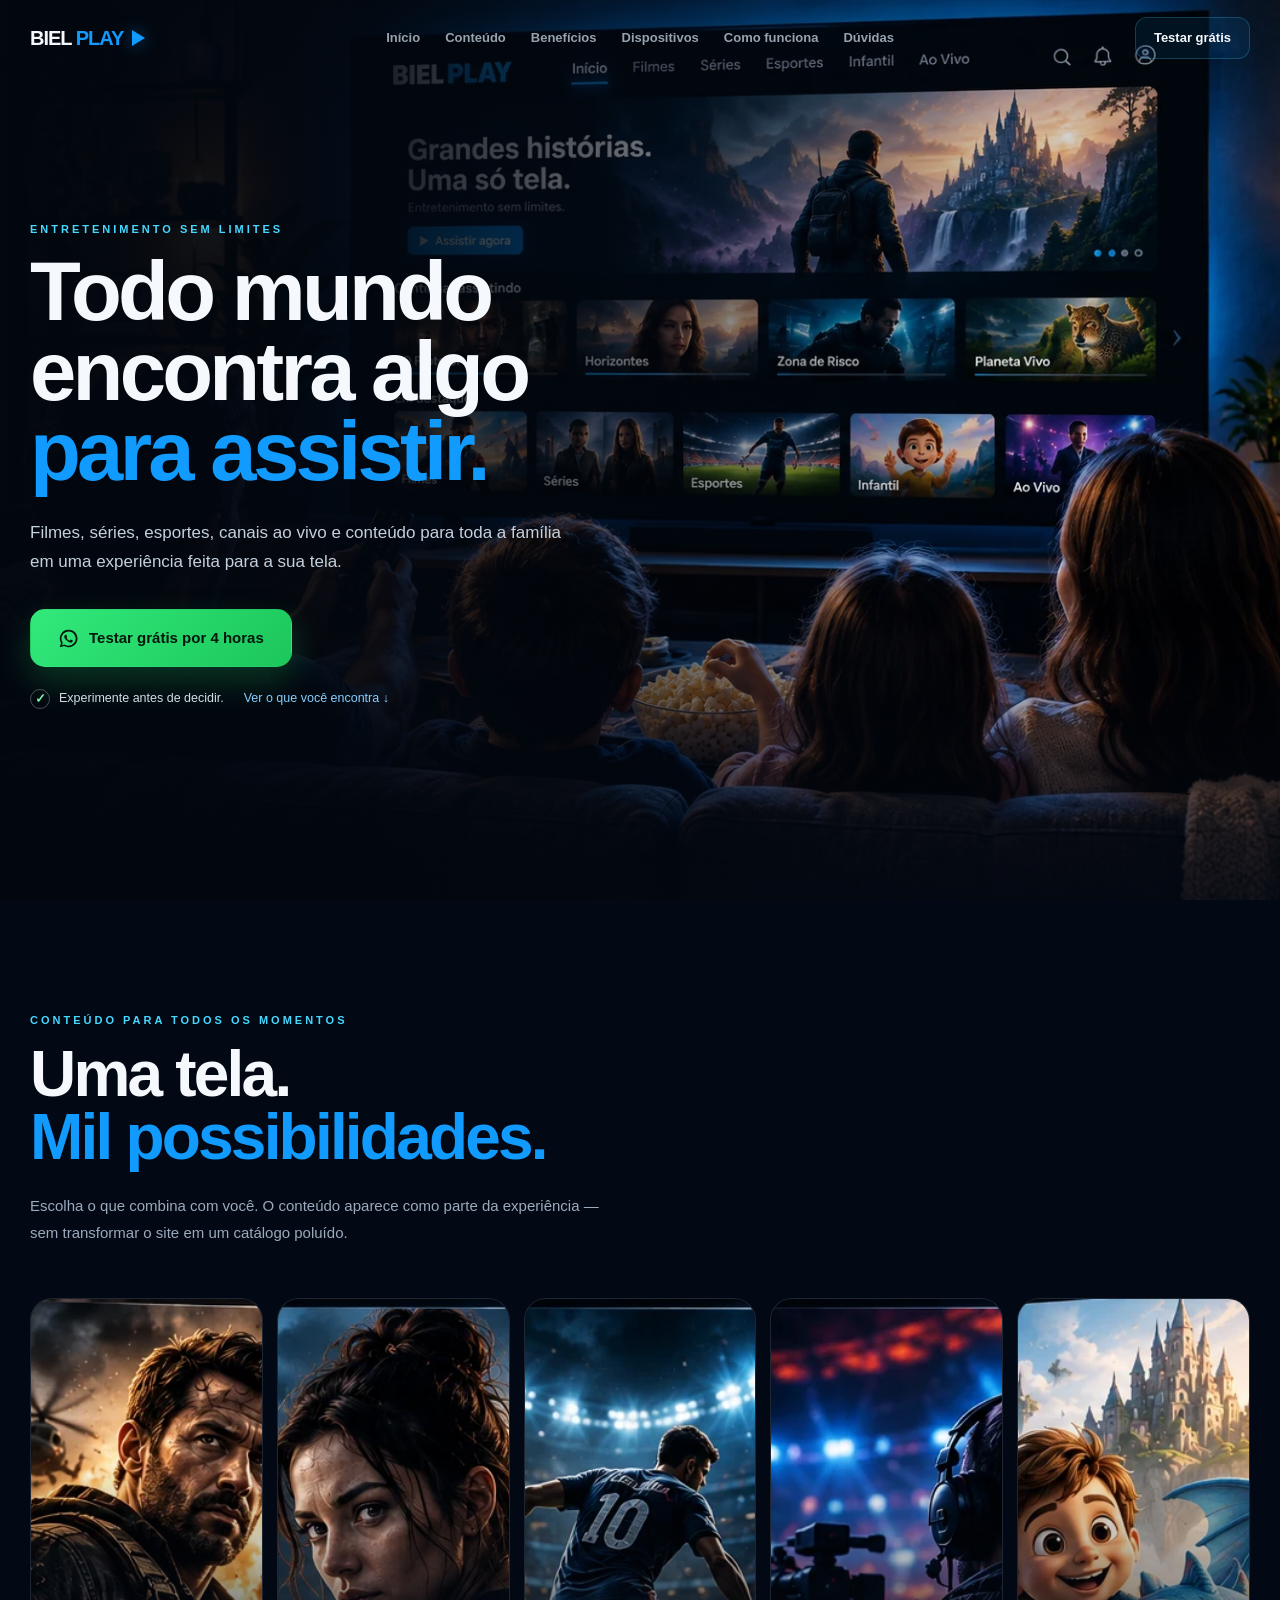
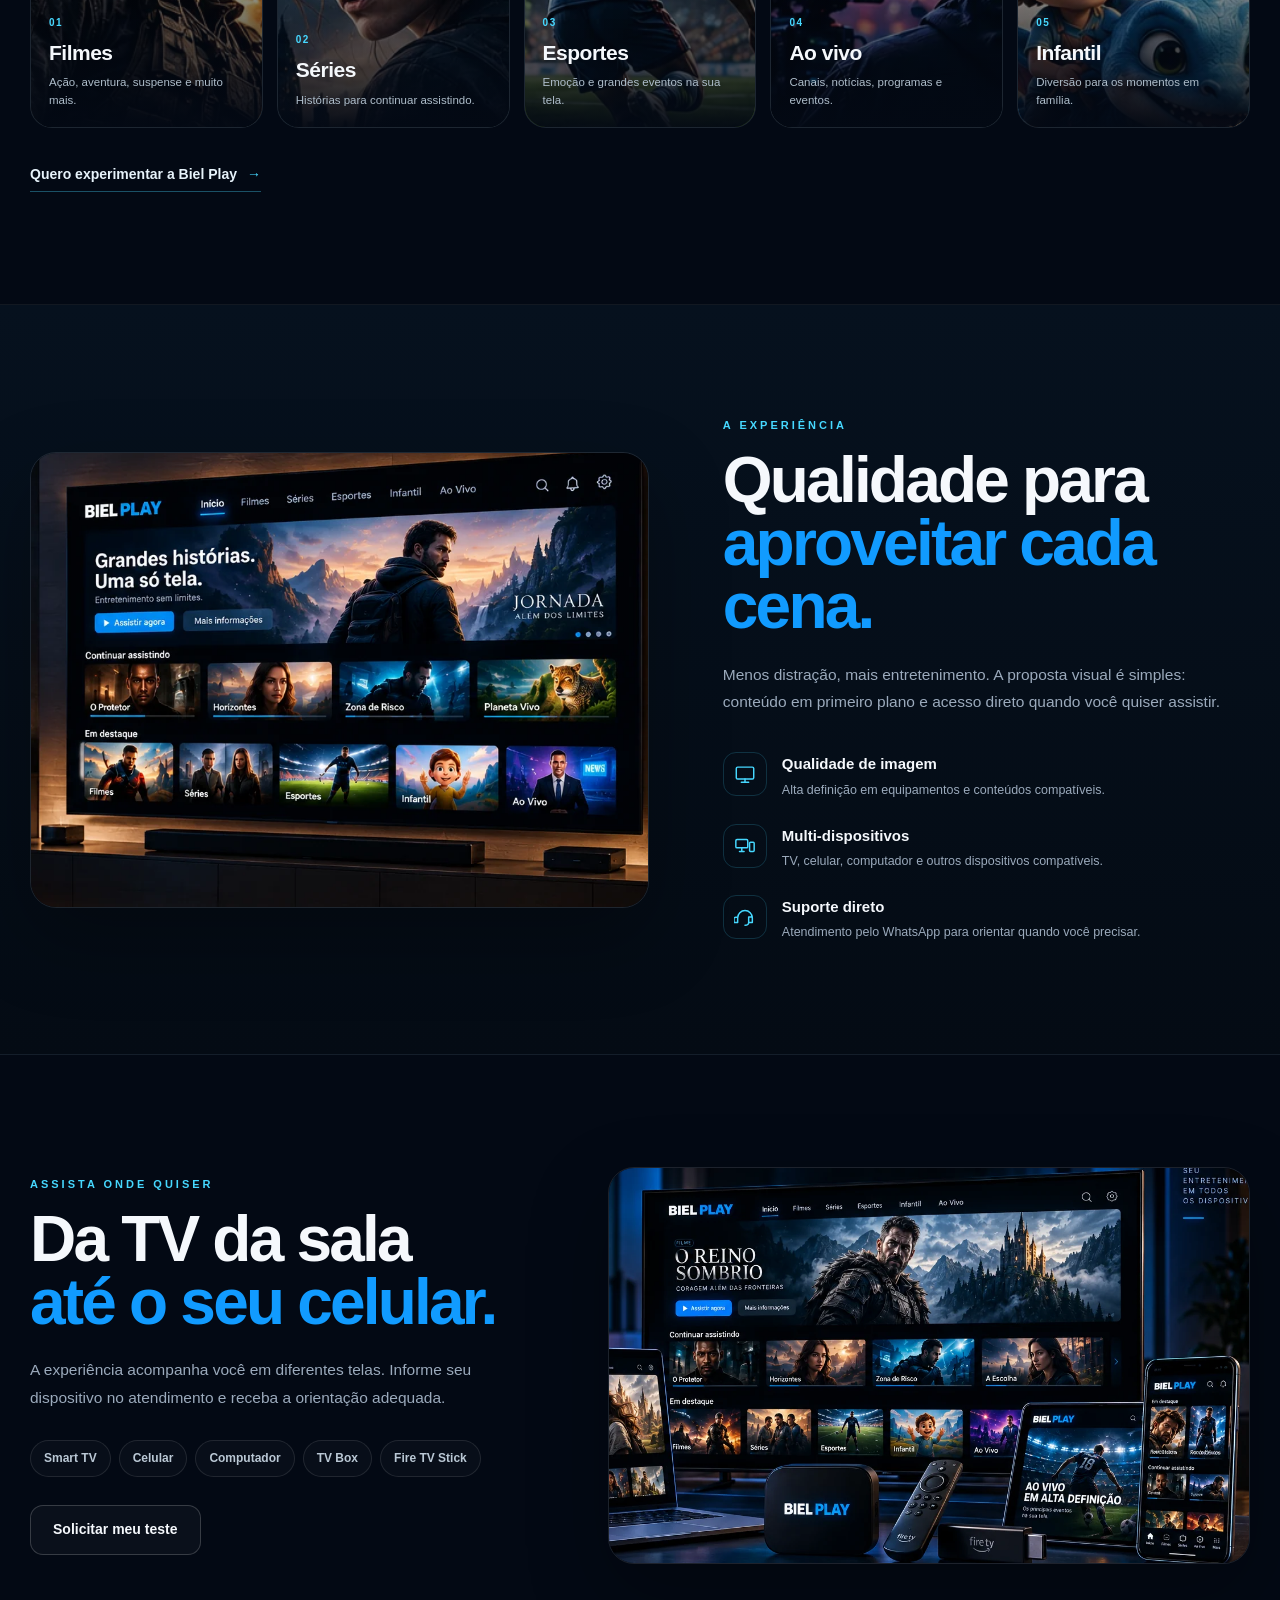
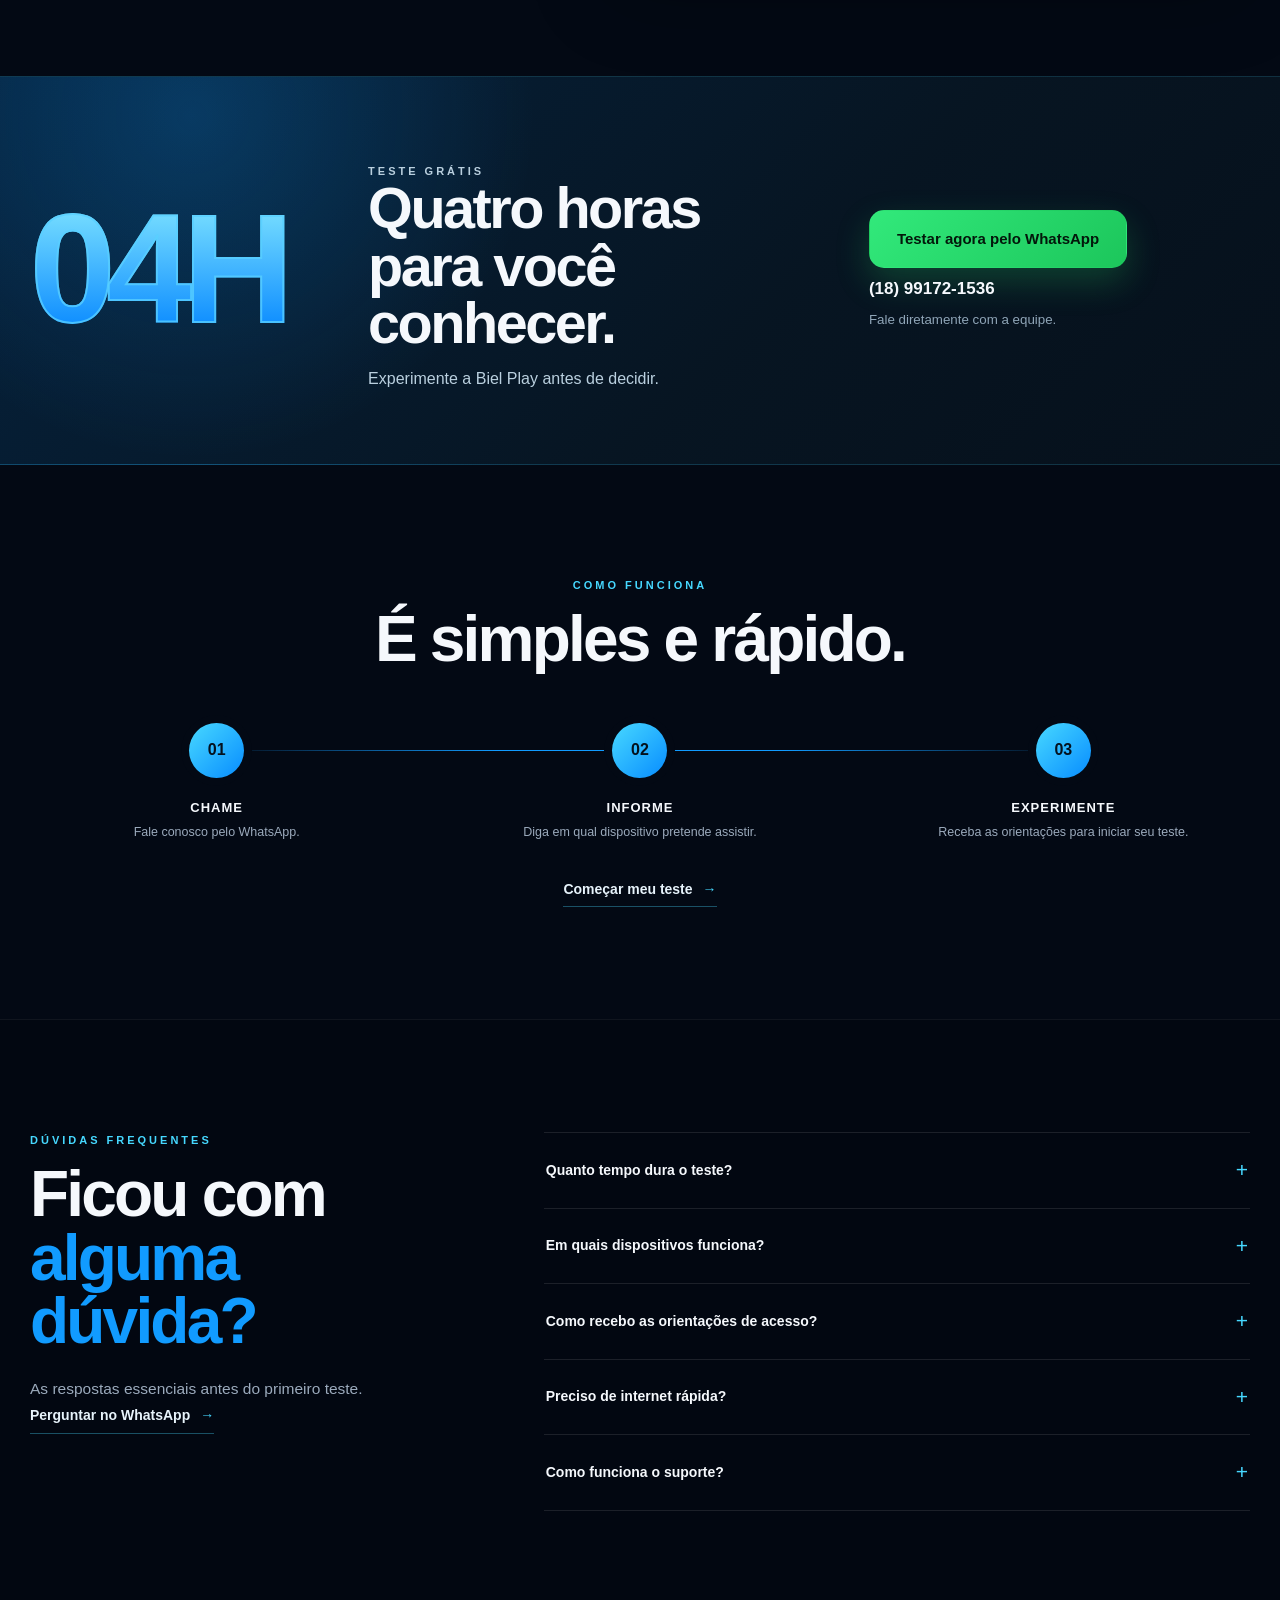
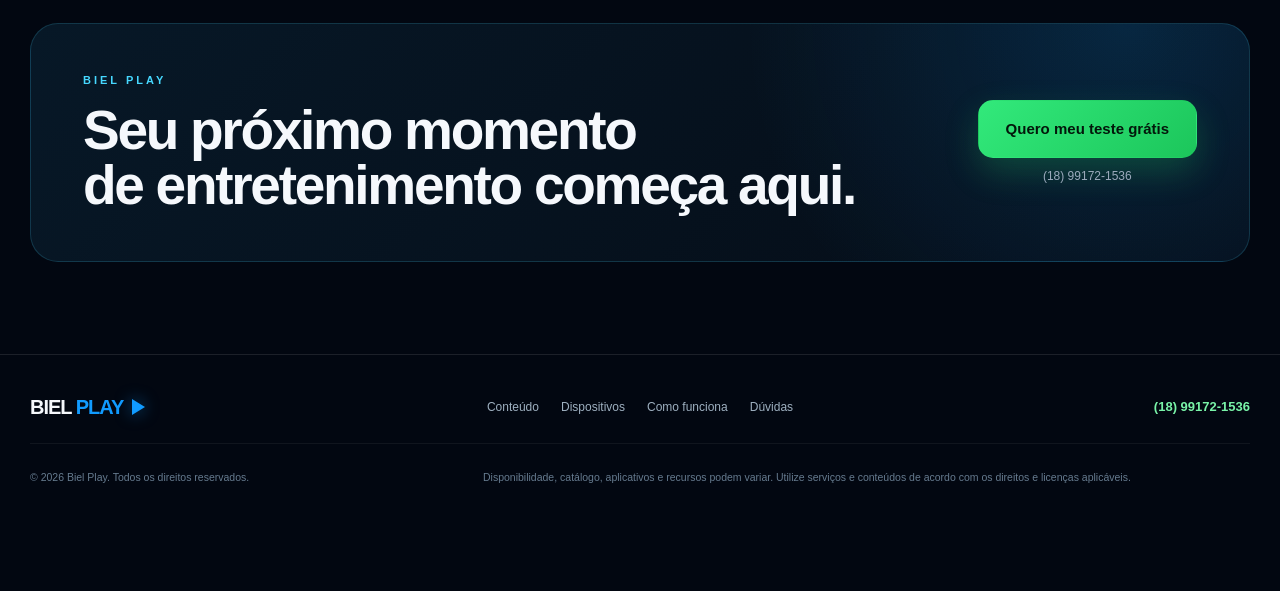
<file: index.html>
<!doctype html>
<html lang="pt-BR">
<head>
  <meta charset="utf-8">
  <meta name="viewport" content="width=device-width,initial-scale=1,viewport-fit=cover">
  <meta http-equiv="Cache-Control" content="no-cache, no-store, must-revalidate">
  <meta name="biel-play-build" content="2026-09-09-mobile-v2">
  <title>Biel Play — Entretenimento sem limites</title>
  <meta name="description" content="Filmes, séries, esportes, canais ao vivo e conteúdo para toda a família. Solicite um teste grátis de 4 horas pelo WhatsApp.">
  <meta name="theme-color" content="#030914">
  <meta name="robots" content="index,follow">

  <meta property="og:type" content="website">
  <meta property="og:title" content="Biel Play — Entretenimento sem limites">
  <meta property="og:description" content="Todo mundo encontra algo para assistir. Solicite seu teste grátis de 4 horas.">
  <meta property="og:image" content="assets/bp-hero-desktop-v20260909.webp">
  <meta name="twitter:card" content="summary_large_image">

  <link rel="icon" href="assets/bp-favicon-v20260909.svg" type="image/svg+xml">
<style id="biel-play-css-mobile-v2">
:root{
  --bg:#030914;
  --bg2:#07111f;
  --bg3:#0a1726;
  --text:#f5f8fc;
  --muted:#9baabc;
  --line:rgba(255,255,255,.10);
  --line-strong:rgba(255,255,255,.18);
  --blue:#119bff;
  --cyan:#46d8ff;
  --green:#25d366;
  --max:1220px;
}
*{box-sizing:border-box}
html{scroll-behavior:smooth}
body{margin:0;background:var(--bg);color:var(--text);font-family:-apple-system,BlinkMacSystemFont,"Segoe UI",Arial,sans-serif;line-height:1.55;-webkit-font-smoothing:antialiased;overflow-x:hidden}
body.menu-open{overflow:hidden}
a{color:inherit;text-decoration:none}
img,svg{display:block;max-width:100%}
button{font:inherit}
.container{width:min(var(--max),calc(100% - 48px));margin-inline:auto}
.skip{position:fixed;z-index:999;left:10px;top:8px;background:#fff;color:#111;padding:8px 12px;border-radius:8px;transform:translateY(-150%)}
.skip:focus{transform:none}

.header{position:fixed;top:0;left:0;right:0;height:76px;z-index:100;border-bottom:1px solid transparent;transition:.25s ease}
.header.scrolled,.header.open{background:rgba(3,9,20,.91);border-bottom-color:var(--line);backdrop-filter:blur(20px) saturate(150%)}
.nav{height:76px;display:flex;align-items:center;justify-content:space-between;gap:22px}
.brand{display:inline-flex;align-items:center;gap:9px;font:800 20px/1 "Segoe UI",Arial,sans-serif;letter-spacing:-1px;white-space:nowrap}
.brand b{color:var(--blue)}
.brand i{width:0;height:0;border-top:8px solid transparent;border-bottom:8px solid transparent;border-left:13px solid var(--blue);filter:drop-shadow(0 0 8px rgba(17,155,255,.55))}
.nav-links{display:flex;gap:25px}
.nav-links a{font-size:13px;font-weight:600;color:#c2cfdb;opacity:.78}
.nav-links a:hover{opacity:1;color:#fff}
.header-cta{min-height:42px;padding:0 18px;display:inline-flex;align-items:center;border-radius:12px;border:1px solid rgba(70,216,255,.22);background:rgba(17,155,255,.09);font-size:13px;font-weight:800}
.menu-button{display:none;width:42px;height:42px;padding:0;background:none;border:0;align-items:center;justify-content:center;flex-direction:column;gap:7px}
.menu-button span{width:22px;height:2px;background:#fff;transition:.2s}
.menu-button[aria-expanded="true"] span:first-child{transform:translateY(4.5px) rotate(45deg)}
.menu-button[aria-expanded="true"] span:last-child{transform:translateY(-4.5px) rotate(-45deg)}
.mobile-nav{position:fixed;top:68px;left:0;right:0;background:rgba(3,9,20,.98);border-bottom:1px solid var(--line);padding:18px 20px 24px;display:grid;z-index:99}
.mobile-nav[hidden]{display:none}
.mobile-nav a{padding:13px 8px;border-bottom:1px solid rgba(255,255,255,.06);font-weight:700;font-size:14px}
.mobile-cta{margin-top:10px;border:1px solid rgba(37,211,102,.25)!important;border-radius:12px;color:#77f3a5!important;text-align:center}

.hero{position:relative;min-height:100svh;display:flex;align-items:center;overflow:hidden;background:#030914}
.hero-picture,.hero-picture img{position:absolute;inset:0;width:100%;height:100%}
.hero-picture img{object-fit:cover;object-position:center}
.hero-mask{position:absolute;inset:0;background:
  linear-gradient(90deg,rgba(2,7,15,.98) 0%,rgba(2,7,15,.90) 29%,rgba(2,7,15,.48) 53%,rgba(2,7,15,.08) 78%),
  linear-gradient(0deg,rgba(3,9,20,.78) 0%,transparent 31%,rgba(3,9,20,.12) 100%)}
.hero-content{position:relative;z-index:2;padding-top:110px;padding-bottom:80px}
.hero-copy{width:min(625px,52vw)}
.eyebrow{margin:0 0 14px;color:var(--cyan);font-size:11px;font-weight:800;letter-spacing:3px}
h1,h2{font-family:"Segoe UI",Arial,sans-serif}
.hero h1{margin:0;font-size:clamp(54px,6.5vw,91px);line-height:.96;letter-spacing:-3.7px;font-weight:800;text-wrap:balance}
.hero h1 em,.section-title h2 em,.experience h2 em,.devices h2 em,.faq h2 em{font-style:normal;color:var(--blue)}
.hero-lead{max-width:545px;margin:26px 0 32px;color:#c4d0dc;font-size:17px;line-height:1.75}
.button{display:inline-flex;align-items:center;justify-content:center;gap:10px;min-height:50px;padding:0 22px;border-radius:13px;border:1px solid transparent;font-weight:800;font-size:14px;transition:transform .2s,box-shadow .2s,background .2s}
.button:hover{transform:translateY(-2px)}
.button:focus-visible,.header-cta:focus-visible,.menu-button:focus-visible,a:focus-visible,summary:focus-visible{outline:2px solid var(--cyan);outline-offset:4px}
.button-large{min-height:58px;padding-inline:27px;font-size:15px;border-radius:15px}
.button-whatsapp{background:linear-gradient(135deg,#32e97b,#1cc65b);color:#03170b;box-shadow:0 14px 34px rgba(37,211,102,.24)}
.button-whatsapp svg{width:21px;fill:currentColor}
.button-outline{border-color:var(--line-strong);background:rgba(255,255,255,.03)}
.hero-meta{display:flex;align-items:center;gap:9px;flex-wrap:wrap;margin-top:22px;color:#d3dde5;font-size:12.5px}
.hero-meta .check{width:20px;height:20px;border:1px solid rgba(255,255,255,.28);border-radius:50%;display:grid;place-items:center;color:#7df2ab;font-weight:900}
.hero-meta a{margin-left:11px;color:#86cfff}

.section{padding:112px 0;position:relative}
.section-title{max-width:780px;margin-bottom:52px}
.section-title h2,.experience h2,.devices h2,.faq h2{font-size:clamp(39px,5vw,68px);line-height:.99;letter-spacing:-2.8px;margin:0}
.section-title>p:last-child{max-width:580px;margin:22px 0 0;color:var(--muted);font-size:15px;line-height:1.8}
.poster-track{display:grid;grid-template-columns:repeat(5,minmax(0,1fr));gap:14px}
.poster-card{position:relative;min-height:430px;border-radius:22px;overflow:hidden;border:1px solid rgba(255,255,255,.09);background:#07111d;isolation:isolate;transition:transform .25s,border-color .25s}
.poster-card:hover{transform:translateY(-6px);border-color:rgba(70,216,255,.28)}
.poster-card img{position:absolute;inset:0;width:100%;height:100%;object-fit:cover}
.poster-gradient{position:absolute;inset:0;background:linear-gradient(180deg,transparent 38%,rgba(3,9,20,.20) 55%,rgba(3,9,20,.96) 100%)}
.poster-copy{position:absolute;left:18px;right:18px;bottom:18px}
.poster-copy>span{display:block;color:var(--cyan);font-size:10px;font-weight:800;letter-spacing:1.5px;margin-bottom:6px}
.poster-copy h3{margin:0 0 5px;font-size:21px;letter-spacing:-.5px}
.poster-copy p{margin:0;color:#aebdca;font-size:11.5px;line-height:1.5}
.section-action{margin-top:34px}
.text-cta{display:inline-flex;align-items:center;gap:10px;color:#e7f3fb;font-weight:800;font-size:14px;border-bottom:1px solid rgba(70,216,255,.35);padding-bottom:6px}
.text-cta span{color:var(--cyan)}

.experience{background:linear-gradient(180deg,#06111e,#040b14);border-block:1px solid rgba(255,255,255,.055)}
.experience-grid,.devices-grid{display:grid;grid-template-columns:1.08fr .92fr;gap:74px;align-items:center}
.experience-media,.devices-media{border-radius:26px;overflow:hidden;border:1px solid var(--line);box-shadow:0 30px 80px rgba(0,0,0,.28)}
.experience-media img,.devices-media img{width:100%;aspect-ratio:1.36/1;object-fit:cover}
.experience-copy .lead,.devices-copy .lead,.faq-intro .lead{color:var(--muted);font-size:15.5px;line-height:1.8;margin:22px 0 0;max-width:520px}
.benefit-list{display:grid;gap:24px;margin-top:36px}
.benefit-list article{display:grid;grid-template-columns:44px 1fr;gap:15px}
.benefit-list svg{width:44px;height:44px;padding:10px;border:1px solid rgba(70,216,255,.18);border-radius:13px;stroke:var(--cyan);fill:none;stroke-width:1.6;stroke-linecap:round;stroke-linejoin:round}
.benefit-list h3{font-size:15px;margin:0 0 4px}.benefit-list p{font-size:12.5px;line-height:1.6;color:var(--muted);margin:0}

.devices-grid{grid-template-columns:.88fr 1.12fr}
.device-list{display:flex;gap:8px;flex-wrap:wrap;margin:28px 0}
.device-list span{border:1px solid var(--line);border-radius:999px;padding:8px 13px;color:#bac8d5;font-size:12px;font-weight:700;background:rgba(255,255,255,.025)}
.devices-media img{aspect-ratio:1.62/1;object-fit:cover}

.trial{padding:72px 0;border-block:1px solid rgba(70,216,255,.16);background:
  radial-gradient(circle at 15% 10%,rgba(17,155,255,.22),transparent 30%),
  linear-gradient(135deg,#05223d,#071522 60%,#06101b)}
.trial-grid{display:grid;grid-template-columns:.65fr 1fr .82fr;gap:36px;align-items:center}
.trial-big{font:800 clamp(98px,12vw,170px)/.78 "Segoe UI",Arial,sans-serif;letter-spacing:-9px;color:transparent;-webkit-text-stroke:2px rgba(89,208,255,.78);background:linear-gradient(#76ddff,#0b8bff);-webkit-background-clip:text;background-clip:text}
.trial-copy h2{font-size:clamp(36px,4.5vw,59px);letter-spacing:-2.5px;line-height:1;margin:0}
.trial-copy p{color:#bad0df;margin:14px 0 0}
.trial-action{display:flex;flex-direction:column;align-items:flex-start;gap:8px}
.trial-action strong{font-size:17px}.trial-action small{color:#8fa5b7}

.section-title-center{text-align:center;margin-inline:auto}
.steps-line{position:relative;display:grid;grid-template-columns:repeat(3,1fr);gap:50px}
.steps-line::before{content:"";position:absolute;left:15%;right:15%;top:27px;height:1px;background:linear-gradient(90deg,transparent,var(--blue),var(--blue),transparent)}
.steps-line article{position:relative;text-align:center}
.steps-line article>span{position:relative;z-index:2;width:55px;height:55px;margin:auto;border-radius:50%;display:grid;place-items:center;background:linear-gradient(135deg,#48d9ff,#078cff);color:#04111e;font-weight:900;box-shadow:0 0 0 8px var(--bg)}
.steps-line h3{text-transform:uppercase;letter-spacing:1px;font-size:13px;margin:20px 0 5px}.steps-line p{color:var(--muted);font-size:12.5px;margin:0}
.steps .section-action{text-align:center}

.faq{background:#020711;border-top:1px solid rgba(255,255,255,.055)}
.faq-grid{display:grid;grid-template-columns:.75fr 1.25fr;gap:90px;align-items:start}
.faq-items{border-top:1px solid var(--line)}
details{border-bottom:1px solid var(--line)}
summary{display:flex;align-items:center;justify-content:space-between;gap:20px;cursor:pointer;padding:21px 2px;list-style:none;font-size:14px;font-weight:700}
summary::-webkit-details-marker{display:none}
summary span{font-size:21px;color:var(--cyan);font-weight:400;transition:.2s}
details[open] summary span{transform:rotate(45deg)}
details p{color:var(--muted);font-size:13.5px;line-height:1.7;margin:0;padding:0 35px 22px 2px}

.final{padding:0 0 92px;background:#020711}
.final-inner{display:flex;align-items:center;justify-content:space-between;gap:55px;padding:48px 52px;border:1px solid rgba(70,216,255,.17);border-radius:28px;background:radial-gradient(circle at 90% 0%,rgba(17,155,255,.17),transparent 34%),linear-gradient(135deg,#071827,#050c16)}
.final h2{font-size:clamp(34px,4.3vw,56px);letter-spacing:-2.3px;line-height:1;margin:0}
.final-action{display:flex;flex-direction:column;align-items:center;gap:9px}.final-action span{font-size:12px;color:var(--muted)}

.footer{padding:42px 0 105px;background:#020711;border-top:1px solid var(--line)}
.footer-main{display:grid;grid-template-columns:1fr auto 1fr;align-items:center;gap:34px}
.footer-main nav{display:flex;gap:22px;color:#9eb0c0;font-size:12px}
.footer-phone{justify-self:end;color:#79f3a8;font-weight:800;font-size:13px}
.footer-legal{margin-top:26px;padding-top:25px;border-top:1px solid rgba(255,255,255,.055);display:grid;grid-template-columns:.7fr 1.3fr;gap:40px;color:#667b8f;font-size:10.5px}
.footer-legal p{margin:0}

.floating-wpp{position:fixed;z-index:150;left:14px;right:14px;bottom:calc(12px + env(safe-area-inset-bottom));min-height:54px;border-radius:15px;background:linear-gradient(135deg,#32e97b,#1cc65b);color:#03170b;display:none;align-items:center;justify-content:center;gap:9px;font-weight:900;box-shadow:0 14px 40px rgba(37,211,102,.30);transform:translateY(130%);opacity:0;transition:transform .3s ease,opacity .3s ease}
.floating-wpp svg{width:20px;fill:currentColor}
body.past-hero .floating-wpp{transform:none;opacity:1}

.reveal{opacity:0;transform:translateY(22px);transition:opacity .65s ease,transform .65s ease}
.reveal.visible{opacity:1;transform:none}

@media(max-width:1020px){
  .nav-links{display:none}.menu-button{display:flex}.header-cta{display:none}
  .experience-grid,.devices-grid,.faq-grid{grid-template-columns:1fr;gap:40px}
  .devices-copy{order:-1}
  .poster-track{grid-template-columns:repeat(3,1fr)}
  .poster-card:nth-child(4),.poster-card:nth-child(5){min-height:360px}
  .trial-grid{grid-template-columns:.65fr 1fr}.trial-action{grid-column:1/-1;align-items:center}
}
@media(max-width:720px){
  .container{width:min(var(--max),calc(100% - 28px))}
  .header,.nav{height:68px}
  .brand{font-size:18px}.mobile-nav{top:68px}
  .hero{min-height:840px;align-items:stretch}
  .hero-picture img{object-fit:cover;object-position:center top}
  .hero-mask{background:linear-gradient(0deg,#030914 0%,rgba(3,9,20,.98) 35%,rgba(3,9,20,.78) 51%,rgba(3,9,20,.15) 78%,rgba(3,9,20,.08) 100%)}
  .hero-content{display:flex;align-items:flex-end;padding-top:300px;padding-bottom:42px}
  .hero-copy{width:100%}
  .hero h1{font-size:clamp(42px,11.8vw,54px);line-height:.98;letter-spacing:-2.3px}
  .hero-lead{font-size:14.5px;line-height:1.68;margin:18px 0 24px}
  .button-large{min-height:55px;font-size:14px}.hero .button{width:100%}
  .hero-meta{font-size:12px;gap:8px;margin-top:16px}.hero-meta a{width:100%;margin:6px 0 0;color:#86cfff}
  .section{padding:76px 0}
  .section-title{margin-bottom:32px}
  .section-title h2,.experience h2,.devices h2,.faq h2{font-size:clamp(35px,10vw,48px);letter-spacing:-2px}
  .section-title>p:last-child,.experience-copy .lead,.devices-copy .lead,.faq-intro .lead{font-size:14px;line-height:1.7;margin-top:17px}
  .poster-track{display:flex;overflow-x:auto;scroll-snap-type:x mandatory;gap:12px;margin-right:-14px;padding-right:14px;padding-bottom:8px}
  .poster-card,.poster-card:nth-child(4),.poster-card:nth-child(5){flex:0 0 78%;min-height:390px;scroll-snap-align:start}
  .poster-card:hover{transform:none}
  .section-action{margin-top:24px}
  .experience-grid,.devices-grid,.faq-grid{gap:30px}
  .experience-media,.devices-media{border-radius:18px}
  .experience-media img{aspect-ratio:1.18/1}
  .devices-media img{aspect-ratio:1.42/1}
  .benefit-list{margin-top:28px}
  .device-list{overflow-x:auto;flex-wrap:nowrap;padding-bottom:6px}.device-list span{white-space:nowrap}
  .devices-copy .button{width:100%}
  .trial{padding:56px 0}
  .trial-grid{grid-template-columns:1fr;text-align:center;gap:22px}
  .trial-big{font-size:108px;letter-spacing:-7px}
  .trial-action{align-items:center}.trial-action .button{width:100%}
  .steps-line{grid-template-columns:1fr;gap:28px}
  .steps-line::before{left:27px;right:auto;top:26px;bottom:26px;width:1px;height:auto;background:linear-gradient(transparent,var(--blue),var(--blue),transparent)}
  .steps-line article{display:grid;grid-template-columns:55px 1fr;column-gap:18px;text-align:left;align-items:start}
  .steps-line article>span{grid-row:1/3;margin:0;box-shadow:0 0 0 7px var(--bg)}
  .steps-line h3{margin:6px 0 3px}.steps-line p{grid-column:2}
  .faq-intro{margin-bottom:4px}
  summary{font-size:13.5px;padding:19px 1px}
  .final{padding-bottom:72px}
  .final-inner{padding:32px 23px;flex-direction:column;align-items:flex-start;border-radius:22px}
  .final h2{font-size:35px}.final-action{width:100%;align-items:stretch}.final-action .button{width:100%}.final-action span{text-align:center}
  .footer-main{grid-template-columns:1fr;gap:18px}.footer-main nav{flex-wrap:wrap}.footer-phone{justify-self:start}
  .footer-legal{grid-template-columns:1fr;gap:10px}
  .footer{padding-bottom:105px}
  .floating-wpp{display:flex}
}
@media(max-width:390px){
  .hero{min-height:800px}
  .hero-content{padding-top:285px}
  .poster-card,.poster-card:nth-child(4),.poster-card:nth-child(5){flex-basis:83%;min-height:375px}
}
@media(prefers-reduced-motion:reduce){
  html{scroll-behavior:auto}
  *,*::before,*::after{animation:none!important;transition:none!important}
  .reveal{opacity:1;transform:none}
}


/* CACHEPROOF SAFETY PATCH */
.reveal { opacity: 1 !important; transform: none !important; }
.skip { transform: translateY(-180%); }
.skip:focus { transform: translateY(0); }
@media (max-width:720px){
  .floating-wpp { display:flex; visibility:hidden; pointer-events:none; }
  body.past-hero .floating-wpp { visibility:visible; pointer-events:auto; }
}

/* ============================================================
   BIEL PLAY — MOBILE V2
   Corrige hero, overflow horizontal e CTA flutuante.
   ============================================================ */

/* Robustez global */
html, body { width: 100%; max-width: 100%; overflow-x: clip; }
img { max-width: 100%; height: auto; }
.experience-grid > *,
.devices-grid > *,
.faq-grid > *,
.trial-grid > * { min-width: 0; }

/* CTA flutuante: escondido de verdade até sair do hero */
.floating-wpp {
  visibility: hidden;
  pointer-events: none;
}
body.past-hero .floating-wpp {
  visibility: visible;
  pointer-events: auto;
}

/* Evita que scroll horizontal de chips/posters aumente o layout */
.poster-track,
.device-list {
  max-width: 100%;
  min-width: 0;
}

/* Tablet */
@media (max-width: 1020px) {
  .experience-grid,
  .devices-grid,
  .faq-grid {
    grid-template-columns: minmax(0, 1fr) !important;
  }
}

/* Mobile real — composição própria, não desktop espremido */
@media (max-width: 720px) {
  .container {
    width: min(var(--max), calc(100% - 28px));
  }

  /* HEADER */
  .header,
  .nav { height: 68px; }

  .mobile-nav { top: 68px; }

  /* HERO:
     imagem vira uma faixa cinematográfica real no topo,
     copy fica abaixo com leve sobreposição. */
  .hero {
    min-height: auto !important;
    display: block !important;
    overflow: hidden;
    padding: 0 0 34px;
    background: #030914;
  }

  .hero-picture {
    position: relative !important;
    inset: auto !important;
    display: block;
    width: 100%;
    height: clamp(330px, 91vw, 395px);
    margin-top: 68px;
    overflow: hidden;
  }

  .hero-picture img {
    position: absolute !important;
    inset: 0 !important;
    width: 100%;
    height: 100% !important;
    object-fit: cover !important;
    object-position: 51% 57% !important;
    transform: none !important;
  }

  /* Fade somente sobre a fotografia */
  .hero-mask {
    top: 68px !important;
    bottom: auto !important;
    height: clamp(330px, 91vw, 395px) !important;
    background:
      linear-gradient(
        180deg,
        rgba(3,9,20,.08) 0%,
        rgba(3,9,20,.04) 48%,
        rgba(3,9,20,.32) 68%,
        rgba(3,9,20,.86) 89%,
        #030914 100%
      ) !important;
    pointer-events: none;
  }

  .hero-content {
    position: relative !important;
    z-index: 3;
    display: block !important;
    padding: 0 0 8px !important;
    margin-top: -58px;
  }

  .hero-copy {
    width: 100% !important;
    max-width: 520px;
  }

  .hero .eyebrow {
    margin-bottom: 10px;
    font-size: 10px;
    letter-spacing: 2.35px;
  }

  .hero h1 {
    font-size: clamp(40px, 11.1vw, 48px) !important;
    line-height: .99 !important;
    letter-spacing: -2.1px !important;
    max-width: 100%;
  }

  .hero-lead {
    max-width: 100% !important;
    margin: 17px 0 22px !important;
    font-size: 14.5px !important;
    line-height: 1.62 !important;
    color: #bcc9d6;
  }

  .hero .button-large {
    width: 100%;
    min-height: 56px;
    padding-inline: 16px;
    font-size: 14.5px;
  }

  .hero-meta {
    margin-top: 15px !important;
    gap: 8px;
    font-size: 12px !important;
  }

  .hero-meta a {
    width: 100%;
    margin: 4px 0 0 !important;
    font-size: 12px;
  }

  /* SEÇÕES */
  .section {
    padding: 70px 0 !important;
    overflow: hidden;
  }

  .section-title,
  .section-title-center {
    margin-bottom: 30px !important;
  }

  .section-title h2,
  .experience h2,
  .devices h2,
  .faq h2 {
    font-size: clamp(34px, 9.8vw, 44px) !important;
    line-height: 1.01 !important;
    letter-spacing: -1.8px !important;
  }

  .section-title > p:last-child,
  .experience-copy .lead,
  .devices-copy .lead,
  .faq-intro .lead {
    margin-top: 16px !important;
    font-size: 14px !important;
    line-height: 1.66 !important;
  }

  /* POSTERS — swipe sem aumentar largura da página */
  .poster-track {
    display: flex !important;
    grid-template-columns: none !important;
    width: auto;
    overflow-x: auto;
    overflow-y: hidden;
    scroll-snap-type: x mandatory;
    overscroll-behavior-inline: contain;
    -webkit-overflow-scrolling: touch;
    gap: 12px;
    padding: 0 14px 10px 0;
    margin: 0 -14px 0 0;
    scrollbar-width: none;
  }

  .poster-track::-webkit-scrollbar { display: none; }

  .poster-card,
  .poster-card:nth-child(4),
  .poster-card:nth-child(5) {
    flex: 0 0 min(79vw, 310px) !important;
    width: min(79vw, 310px);
    min-width: 0;
    min-height: 405px !important;
    scroll-snap-align: start;
  }

  /* EXPERIÊNCIA — título primeiro no mobile */
  .experience-grid {
    grid-template-columns: minmax(0,1fr) !important;
    gap: 28px !important;
  }

  .experience-copy { order: 1; }
  .experience-media { order: 2; }

  .experience-media,
  .devices-media {
    width: 100%;
    max-width: 100%;
    border-radius: 18px !important;
  }

  .experience-media img {
    width: 100%;
    aspect-ratio: 16 / 11 !important;
    object-fit: cover !important;
    object-position: 55% 48%;
  }

  .benefit-list {
    gap: 20px !important;
    margin-top: 26px !important;
  }

  /* DISPOSITIVOS — zero overflow */
  .devices-grid {
    grid-template-columns: minmax(0,1fr) !important;
    gap: 28px !important;
  }

  .devices-copy {
    order: 1 !important;
    width: 100%;
    min-width: 0;
  }

  .devices-media {
    order: 2;
    width: 100%;
    min-width: 0;
  }

  .devices-media img {
    display: block;
    width: 100% !important;
    max-width: 100% !important;
    aspect-ratio: 16 / 10 !important;
    object-fit: cover !important;
    object-position: 54% 51%;
  }

  .device-list {
    display: flex;
    width: 100%;
    overflow-x: auto;
    overflow-y: hidden;
    flex-wrap: nowrap !important;
    overscroll-behavior-inline: contain;
    -webkit-overflow-scrolling: touch;
    padding-bottom: 6px;
    scrollbar-width: none;
  }

  .device-list::-webkit-scrollbar { display: none; }
  .device-list span { flex: 0 0 auto; white-space: nowrap; }

  .devices-copy .button {
    width: 100%;
  }

  /* 04H */
  .trial {
    padding: 54px 0 !important;
    overflow: hidden;
  }

  .trial-grid {
    grid-template-columns: minmax(0,1fr) !important;
    gap: 19px !important;
    text-align: center;
  }

  .trial-big {
    font-size: clamp(92px, 29vw, 116px) !important;
    line-height: .78;
    letter-spacing: -6px !important;
  }

  .trial-copy h2 {
    font-size: clamp(34px, 9.6vw, 44px) !important;
    line-height: 1.02;
    letter-spacing: -1.8px;
  }

  .trial-copy p { margin-top: 11px; }

  .trial-action {
    align-items: center !important;
    width: 100%;
    margin-top: 5px;
  }

  .trial-action .button {
    width: 100%;
  }

  /* TIMELINE */
  .steps-line {
    grid-template-columns: minmax(0,1fr) !important;
    gap: 25px !important;
  }

  .steps-line article {
    min-width: 0;
  }

  /* FAQ */
  .faq-grid {
    grid-template-columns: minmax(0,1fr) !important;
    gap: 28px !important;
  }

  summary {
    font-size: 13.5px !important;
    line-height: 1.45;
  }

  /* FINAL */
  .final-inner {
    width: 100%;
    max-width: 100%;
    padding: 30px 22px !important;
  }

  /* BOTÃO FIXO:
     compacto e nunca visível no hero */
  .floating-wpp {
    display: flex !important;
    left: 14px !important;
    right: 14px !important;
    width: auto !important;
    bottom: calc(10px + env(safe-area-inset-bottom)) !important;
    min-height: 52px !important;
    border-radius: 14px !important;
    font-size: 14px !important;
    transform: translateY(calc(120% + env(safe-area-inset-bottom))) !important;
    opacity: 0 !important;
  }

  body.past-hero .floating-wpp {
    transform: translateY(0) !important;
    opacity: 1 !important;
  }

  .footer {
    padding-bottom: calc(98px + env(safe-area-inset-bottom)) !important;
  }
}

@media (max-width: 390px) {
  .hero-picture,
  .hero-mask {
    height: 345px !important;
  }

  .hero h1 {
    font-size: 40px !important;
  }

  .hero-content {
    margin-top: -48px;
  }

  .poster-card,
  .poster-card:nth-child(4),
  .poster-card:nth-child(5) {
    flex-basis: 82vw !important;
    width: 82vw;
    min-height: 390px !important;
  }
}

</style>
</head>
<body>
  <a class="skip" href="#main">Ir para o conteúdo</a>

  <header class="header" id="header">
    <div class="container nav">
      <a class="brand" href="#inicio" aria-label="Biel Play, início">
        <span>BIEL <b>PLAY</b></span><i aria-hidden="true"></i>
      </a>

      <nav class="nav-links" aria-label="Navegação principal">
        <a href="#inicio">Início</a>
        <a href="#conteudo">Conteúdo</a>
        <a href="#beneficios">Benefícios</a>
        <a href="#dispositivos">Dispositivos</a>
        <a href="#como-funciona">Como funciona</a>
        <a href="#faq">Dúvidas</a>
      </nav>

      <a class="header-cta js-wpp" data-cta="header" href="#" target="_blank" rel="noopener">Testar grátis</a>

      <button class="menu-button" id="menuButton" type="button" aria-label="Abrir menu" aria-expanded="false" aria-controls="mobileNav">
        <span></span><span></span>
      </button>
    </div>

    <nav class="mobile-nav" id="mobileNav" aria-label="Menu mobile" hidden>
      <a href="#conteudo">Conteúdo</a>
      <a href="#beneficios">Benefícios</a>
      <a href="#dispositivos">Dispositivos</a>
      <a href="#como-funciona">Como funciona</a>
      <a href="#faq">Dúvidas</a>
      <a class="mobile-cta js-wpp" data-cta="mobile_menu" href="#" target="_blank" rel="noopener">Teste grátis por 4 horas</a>
    </nav>
  </header>

  <main id="main">
    <!-- HERO -->
    <section class="hero" id="inicio">
      <picture class="hero-picture" aria-hidden="true">
        <source media="(max-width: 720px)" srcset="assets/bp-hero-desktop-v20260909.webp">
        <img src="assets/bp-hero-desktop-v20260909.webp" alt="" width="1672" height="941" fetchpriority="high" decoding="async">
      </picture>
      <div class="hero-mask" aria-hidden="true"></div>

      <div class="container hero-content">
        <div class="hero-copy">
          <p class="eyebrow">ENTRETENIMENTO SEM LIMITES</p>
          <h1>Todo mundo<br>encontra algo<br><em>para assistir.</em></h1>
          <p class="hero-lead">Filmes, séries, esportes, canais ao vivo e conteúdo para toda a família em uma experiência feita para a sua tela.</p>

          <a class="button button-whatsapp button-large js-wpp" data-cta="hero" href="#" target="_blank" rel="noopener">
            <svg viewBox="0 0 24 24" aria-hidden="true"><path d="M12 2a9.9 9.9 0 0 0-8.46 15.06L2 22l5.1-1.5A9.98 9.98 0 1 0 12 2Zm0 18.15a8.04 8.04 0 0 1-4.1-1.12l-.3-.18-3.03.89.91-2.95-.2-.31A8.12 8.12 0 1 1 12 20.15Zm4.46-6.08c-.24-.12-1.43-.7-1.65-.78-.22-.08-.38-.12-.54.12-.16.24-.62.78-.76.94-.14.16-.28.18-.52.06-.24-.12-1.02-.38-1.94-1.2-.72-.64-1.2-1.43-1.34-1.67-.14-.24-.02-.37.1-.49.11-.11.24-.28.36-.42.12-.14.16-.24.24-.4.08-.16.04-.3-.02-.42-.06-.12-.54-1.3-.74-1.78-.2-.47-.4-.4-.54-.41h-.46c-.16 0-.42.06-.64.3-.22.24-.84.82-.84 2s.86 2.32.98 2.48c.12.16 1.7 2.6 4.12 3.64.58.25 1.03.4 1.38.51.58.18 1.11.16 1.53.1.47-.07 1.43-.59 1.63-1.16.2-.57.2-1.06.14-1.16-.06-.1-.22-.16-.46-.28Z"/></svg>
            Testar grátis por 4 horas
          </a>

          <div class="hero-meta">
            <span class="check" aria-hidden="true">✓</span>
            <span>Experimente antes de decidir.</span>
            <a href="#conteudo">Ver o que você encontra ↓</a>
          </div>
        </div>
      </div>
    </section>

    <!-- CONTENT -->
    <section class="section section-content" id="conteudo">
      <div class="container">
        <header class="section-title reveal">
          <p class="eyebrow">CONTEÚDO PARA TODOS OS MOMENTOS</p>
          <h2>Uma tela.<br><em>Mil possibilidades.</em></h2>
          <p>Escolha o que combina com você. O conteúdo aparece como parte da experiência — sem transformar o site em um catálogo poluído.</p>
        </header>

        <div class="poster-track reveal" aria-label="Categorias Biel Play">
          <article class="poster-card">
            <img src="assets/posters/bp-filmes-v20260909.webp" alt="" width="289" height="353" loading="lazy" decoding="async">
            <div class="poster-gradient"></div>
            <div class="poster-copy"><span>01</span><h3>Filmes</h3><p>Ação, aventura, suspense e muito mais.</p></div>
          </article>

          <article class="poster-card">
            <img src="assets/posters/bp-series-v20260909.webp" alt="" width="283" height="353" loading="lazy" decoding="async">
            <div class="poster-gradient"></div>
            <div class="poster-copy"><span>02</span><h3>Séries</h3><p>Histórias para continuar assistindo.</p></div>
          </article>

          <article class="poster-card">
            <img src="assets/posters/bp-esportes-v20260909.webp" alt="" width="284" height="353" loading="lazy" decoding="async">
            <div class="poster-gradient"></div>
            <div class="poster-copy"><span>03</span><h3>Esportes</h3><p>Emoção e grandes eventos na sua tela.</p></div>
          </article>

          <article class="poster-card">
            <img src="assets/posters/bp-aovivo-v20260909.webp" alt="" width="285" height="353" loading="lazy" decoding="async">
            <div class="poster-gradient"></div>
            <div class="poster-copy"><span>04</span><h3>Ao vivo</h3><p>Canais, notícias, programas e eventos.</p></div>
          </article>

          <article class="poster-card">
            <img src="assets/posters/bp-infantil-v20260909.webp" alt="" width="293" height="353" loading="lazy" decoding="async">
            <div class="poster-gradient"></div>
            <div class="poster-copy"><span>05</span><h3>Infantil</h3><p>Diversão para os momentos em família.</p></div>
          </article>
        </div>

        <div class="section-action reveal">
          <a class="text-cta js-wpp" data-cta="content" href="#" target="_blank" rel="noopener">Quero experimentar a Biel Play <span>→</span></a>
        </div>
      </div>
    </section>

    <!-- EXPERIENCE -->
    <section class="section experience" id="beneficios">
      <div class="container experience-grid">
        <div class="experience-media reveal">
          <img src="assets/bp-quality-v20260909.webp" alt="Sala moderna com a interface Biel Play em uma televisão" width="875" height="645" loading="lazy" decoding="async">
        </div>

        <div class="experience-copy reveal">
          <p class="eyebrow">A EXPERIÊNCIA</p>
          <h2>Qualidade para<br><em>aproveitar cada cena.</em></h2>
          <p class="lead">Menos distração, mais entretenimento. A proposta visual é simples: conteúdo em primeiro plano e acesso direto quando você quiser assistir.</p>

          <div class="benefit-list">
            <article>
              <svg viewBox="0 0 24 24" aria-hidden="true"><rect x="2.5" y="4.5" width="19" height="13" rx="1.5"/><path d="M8 21h8M12 17.5V21"/></svg>
              <div><h3>Qualidade de imagem</h3><p>Alta definição em equipamentos e conteúdos compatíveis.</p></div>
            </article>
            <article>
              <svg viewBox="0 0 24 24" aria-hidden="true"><rect x="2" y="5" width="13" height="9" rx="1.3"/><rect x="17" y="8" width="5" height="10" rx="1"/><path d="M6 18h5M8.5 14v4"/></svg>
              <div><h3>Multi-dispositivos</h3><p>TV, celular, computador e outros dispositivos compatíveis.</p></div>
            </article>
            <article>
              <svg viewBox="0 0 24 24" aria-hidden="true"><path d="M4 13a8 8 0 0 1 16 0v5h-4v-6h4M4 12v6H0v-5a8 8 0 0 1 4-1ZM16 18c0 2-1.8 3-4 3"/></svg>
              <div><h3>Suporte direto</h3><p>Atendimento pelo WhatsApp para orientar quando você precisar.</p></div>
            </article>
          </div>
        </div>
      </div>
    </section>

    <!-- DEVICES -->
    <section class="section devices" id="dispositivos">
      <div class="container devices-grid">
        <div class="devices-copy reveal">
          <p class="eyebrow">ASSISTA ONDE QUISER</p>
          <h2>Da TV da sala<br><em>até o seu celular.</em></h2>
          <p class="lead">A experiência acompanha você em diferentes telas. Informe seu dispositivo no atendimento e receba a orientação adequada.</p>

          <div class="device-list" aria-label="Dispositivos compatíveis">
            <span>Smart TV</span><span>Celular</span><span>Computador</span><span>TV Box</span><span>Fire TV Stick</span>
          </div>

          <a class="button button-outline js-wpp" data-cta="devices" href="#" target="_blank" rel="noopener">Solicitar meu teste</a>
        </div>

        <div class="devices-media reveal">
          <img src="assets/bp-devices-v20260909.webp" alt="Biel Play em televisão, notebook, tablet, celular e dispositivos de streaming" width="1125" height="695" loading="lazy" decoding="async">
        </div>
      </div>
    </section>

    <!-- TRIAL -->
    <section class="trial" id="teste">
      <div class="container trial-grid">
        <div class="trial-big reveal" aria-hidden="true">04H</div>
        <div class="trial-copy reveal">
          <p class="eyebrow">TESTE GRÁTIS</p>
          <h2>Quatro horas<br>para você conhecer.</h2>
          <p>Experimente a Biel Play antes de decidir.</p>
        </div>
        <div class="trial-action reveal">
          <a class="button button-whatsapp button-large js-wpp" data-cta="trial" href="#" target="_blank" rel="noopener">Testar agora pelo WhatsApp</a>
          <strong>(18) 99172-1536</strong>
          <small>Fale diretamente com a equipe.</small>
        </div>
      </div>
    </section>

    <!-- STEPS -->
    <section class="section steps" id="como-funciona">
      <div class="container">
        <header class="section-title section-title-center reveal">
          <p class="eyebrow">COMO FUNCIONA</p>
          <h2>É simples e rápido.</h2>
        </header>

        <div class="steps-line reveal">
          <article><span>01</span><div><h3>Chame</h3><p>Fale conosco pelo WhatsApp.</p></div></article>
          <article><span>02</span><div><h3>Informe</h3><p>Diga em qual dispositivo pretende assistir.</p></div></article>
          <article><span>03</span><div><h3>Experimente</h3><p>Receba as orientações para iniciar seu teste.</p></div></article>
        </div>

        <div class="section-action reveal">
          <a class="text-cta js-wpp" data-cta="steps" href="#" target="_blank" rel="noopener">Começar meu teste <span>→</span></a>
        </div>
      </div>
    </section>

    <!-- FAQ -->
    <section class="section faq" id="faq">
      <div class="container faq-grid">
        <div class="faq-intro reveal">
          <p class="eyebrow">DÚVIDAS FREQUENTES</p>
          <h2>Ficou com<br><em>alguma dúvida?</em></h2>
          <p class="lead">As respostas essenciais antes do primeiro teste.</p>
          <a class="text-cta js-wpp" data-cta="faq" href="#" target="_blank" rel="noopener">Perguntar no WhatsApp <span>→</span></a>
        </div>

        <div class="faq-items reveal">
          <details><summary>Quanto tempo dura o teste?<span>+</span></summary><p>O teste promocional é de até 4 horas, sujeito à disponibilidade no momento do atendimento.</p></details>
          <details><summary>Em quais dispositivos funciona?<span>+</span></summary><p>Smart TV, celular, computador, TV Box e Fire TV Stick podem ser utilizados conforme a compatibilidade do aparelho e do aplicativo indicado.</p></details>
          <details><summary>Como recebo as orientações de acesso?<span>+</span></summary><p>Chame pelo WhatsApp, informe seu dispositivo e a equipe orientará os próximos passos para o teste.</p></details>
          <details><summary>Preciso de internet rápida?<span>+</span></summary><p>Uma conexão estável melhora a experiência. A velocidade necessária varia conforme resolução, dispositivo e rede utilizada.</p></details>
          <details><summary>Como funciona o suporte?<span>+</span></summary><p>O atendimento é feito diretamente pelo WhatsApp no número (18) 99172-1536.</p></details>
        </div>
      </div>
    </section>

    <!-- FINAL CTA -->
    <section class="final">
      <div class="container final-inner reveal">
        <div>
          <p class="eyebrow">BIEL PLAY</p>
          <h2>Seu próximo momento<br>de entretenimento começa aqui.</h2>
        </div>
        <div class="final-action">
          <a class="button button-whatsapp button-large js-wpp" data-cta="final" href="#" target="_blank" rel="noopener">Quero meu teste grátis</a>
          <span>(18) 99172-1536</span>
        </div>
      </div>
    </section>
  </main>

  <footer class="footer">
    <div class="container footer-main">
      <a class="brand" href="#inicio"><span>BIEL <b>PLAY</b></span><i aria-hidden="true"></i></a>
      <nav aria-label="Rodapé"><a href="#conteudo">Conteúdo</a><a href="#dispositivos">Dispositivos</a><a href="#como-funciona">Como funciona</a><a href="#faq">Dúvidas</a></nav>
      <a class="footer-phone js-wpp" data-cta="footer" href="#" target="_blank" rel="noopener">(18) 99172-1536</a>
    </div>
    <div class="container footer-legal">
      <p>© <span id="year"></span> Biel Play. Todos os direitos reservados.</p>
      <p>Disponibilidade, catálogo, aplicativos e recursos podem variar. Utilize serviços e conteúdos de acordo com os direitos e licenças aplicáveis.</p>
    </div>
  </footer>

  <a class="floating-wpp js-wpp" id="floatingWpp" data-cta="floating" href="#" target="_blank" rel="noopener" aria-label="Solicitar teste grátis pelo WhatsApp">
    <svg viewBox="0 0 24 24" aria-hidden="true"><path d="M12 2a9.9 9.9 0 0 0-8.46 15.06L2 22l5.1-1.5A9.98 9.98 0 1 0 12 2Zm0 18.15a8.04 8.04 0 0 1-4.1-1.12l-.3-.18-3.03.89.91-2.95-.2-.31A8.12 8.12 0 1 1 12 20.15Zm4.46-6.08c-.24-.12-1.43-.7-1.65-.78-.22-.08-.38-.12-.54.12-.16.24-.62.78-.76.94-.14.16-.28.18-.52.06-.24-.12-1.02-.38-1.94-1.2-.72-.64-1.2-1.43-1.34-1.67-.14-.24-.02-.37.1-.49.11-.11.24-.28.36-.42.12-.14.16-.24.24-.4.08-.16.04-.3-.02-.42-.06-.12-.54-1.3-.74-1.78-.2-.47-.4-.4-.54-.41h-.46c-.16 0-.42.06-.64.3-.22.24-.84.82-.84 2s.86 2.32.98 2.48c.12.16 1.7 2.6 4.12 3.64.58.25 1.03.4 1.38.51.58.18 1.11.16 1.53.1.47-.07 1.43-.59 1.63-1.16.2-.57.2-1.06.14-1.16-.06-.1-.22-.16-.46-.28Z"/></svg>
    <span>Teste grátis</span>
  </a>

  <script id="biel-play-js-mobile-v2">
(() => {
  const PHONE = "5518991721536";
  const BASE_MESSAGE = "Olá! Vim pelo site da Biel Play e quero solicitar meu teste grátis de 4 horas.";

  function makeWhatsAppUrl() {
    const params = new URLSearchParams(location.search);
    const keys = ["utm_source","utm_medium","utm_campaign","utm_content","utm_term"];
    const origin = keys.filter(k => params.get(k)).map(k => `${k}=${params.get(k)}`).join(" | ");
    const message = origin ? `${BASE_MESSAGE}

Origem: ${origin}` : BASE_MESSAGE;
    return `https://wa.me/${PHONE}?text=${encodeURIComponent(message)}`;
  }

  const whatsappUrl = makeWhatsAppUrl();

  document.querySelectorAll(".js-wpp").forEach(link => {
    link.href = whatsappUrl;
    link.addEventListener("click", () => {
      window.dispatchEvent(new CustomEvent("bielplay:whatsapp_click", {
        detail: { location: link.dataset.cta || "unknown" }
      }));
    });
  });

  const header = document.getElementById("header");
  const menuButton = document.getElementById("menuButton");
  const mobileNav = document.getElementById("mobileNav");

  function onScroll() {
    header.classList.toggle("scrolled", window.scrollY > 20);

    // Sticky WhatsApp CTA only AFTER leaving the hero.
    const hero = document.getElementById("inicio");
    const heroBottom = hero.offsetTop + hero.offsetHeight;
    document.body.classList.toggle("past-hero", window.scrollY > heroBottom - 120);
  }
  onScroll();
  addEventListener("scroll", onScroll, { passive: true });
  addEventListener("resize", onScroll, { passive: true });

  function closeMenu() {
    menuButton.setAttribute("aria-expanded", "false");
    mobileNav.hidden = true;
    document.body.classList.remove("menu-open");
    header.classList.remove("open");
  }

  menuButton.addEventListener("click", () => {
    const open = menuButton.getAttribute("aria-expanded") === "true";
    if (open) closeMenu();
    else {
      menuButton.setAttribute("aria-expanded", "true");
      mobileNav.hidden = false;
      document.body.classList.add("menu-open");
      header.classList.add("open");
    }
  });
  mobileNav.querySelectorAll("a").forEach(a => a.addEventListener("click", closeMenu));

  const reduced = matchMedia("(prefers-reduced-motion: reduce)").matches;
  if (!reduced && "IntersectionObserver" in window) {
    const observer = new IntersectionObserver(entries => {
      entries.forEach(entry => {
        if (entry.isIntersecting) {
          entry.target.classList.add("visible");
          observer.unobserve(entry.target);
        }
      });
    }, { threshold: 0.1 });
    document.querySelectorAll(".reveal").forEach(el => observer.observe(el));
  } else {
    document.querySelectorAll(".reveal").forEach(el => el.classList.add("visible"));
  }

  document.getElementById("year").textContent = new Date().getFullYear();
})();
</script>
</body>
</html>
</file>
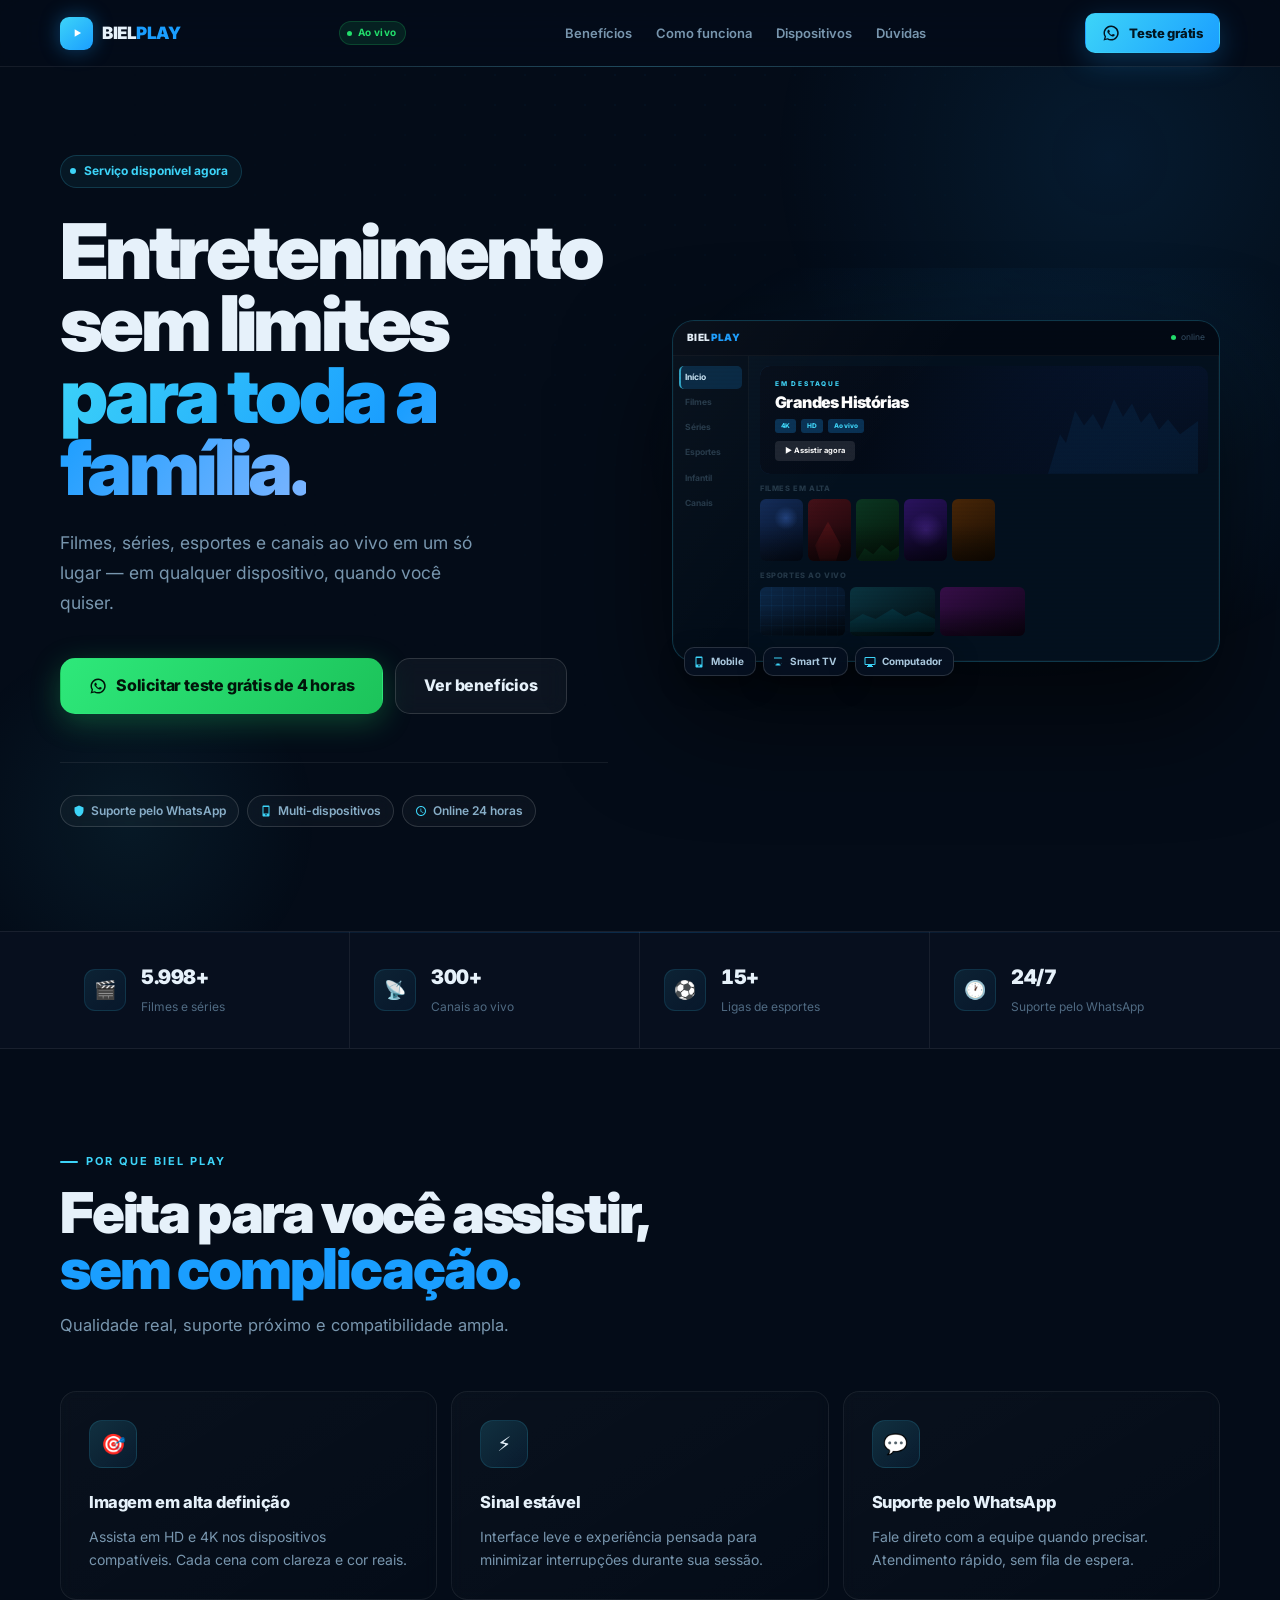
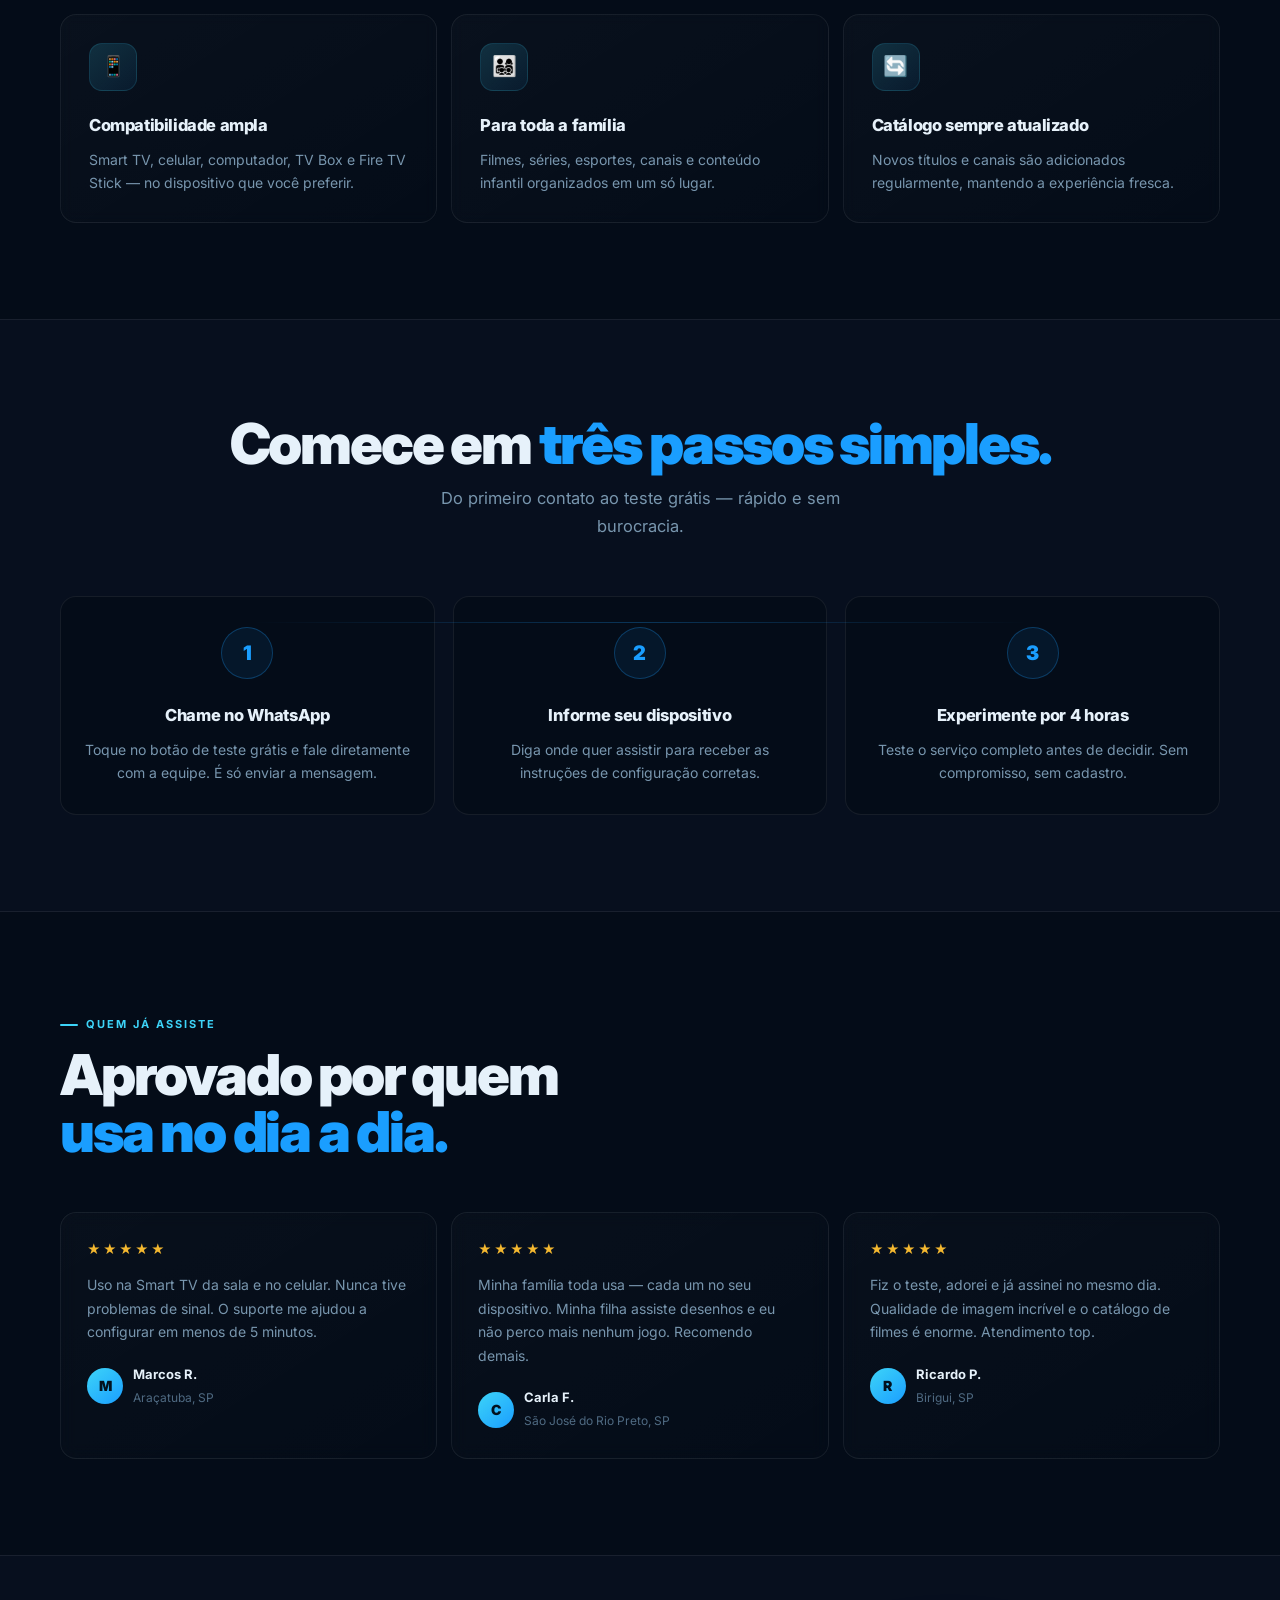
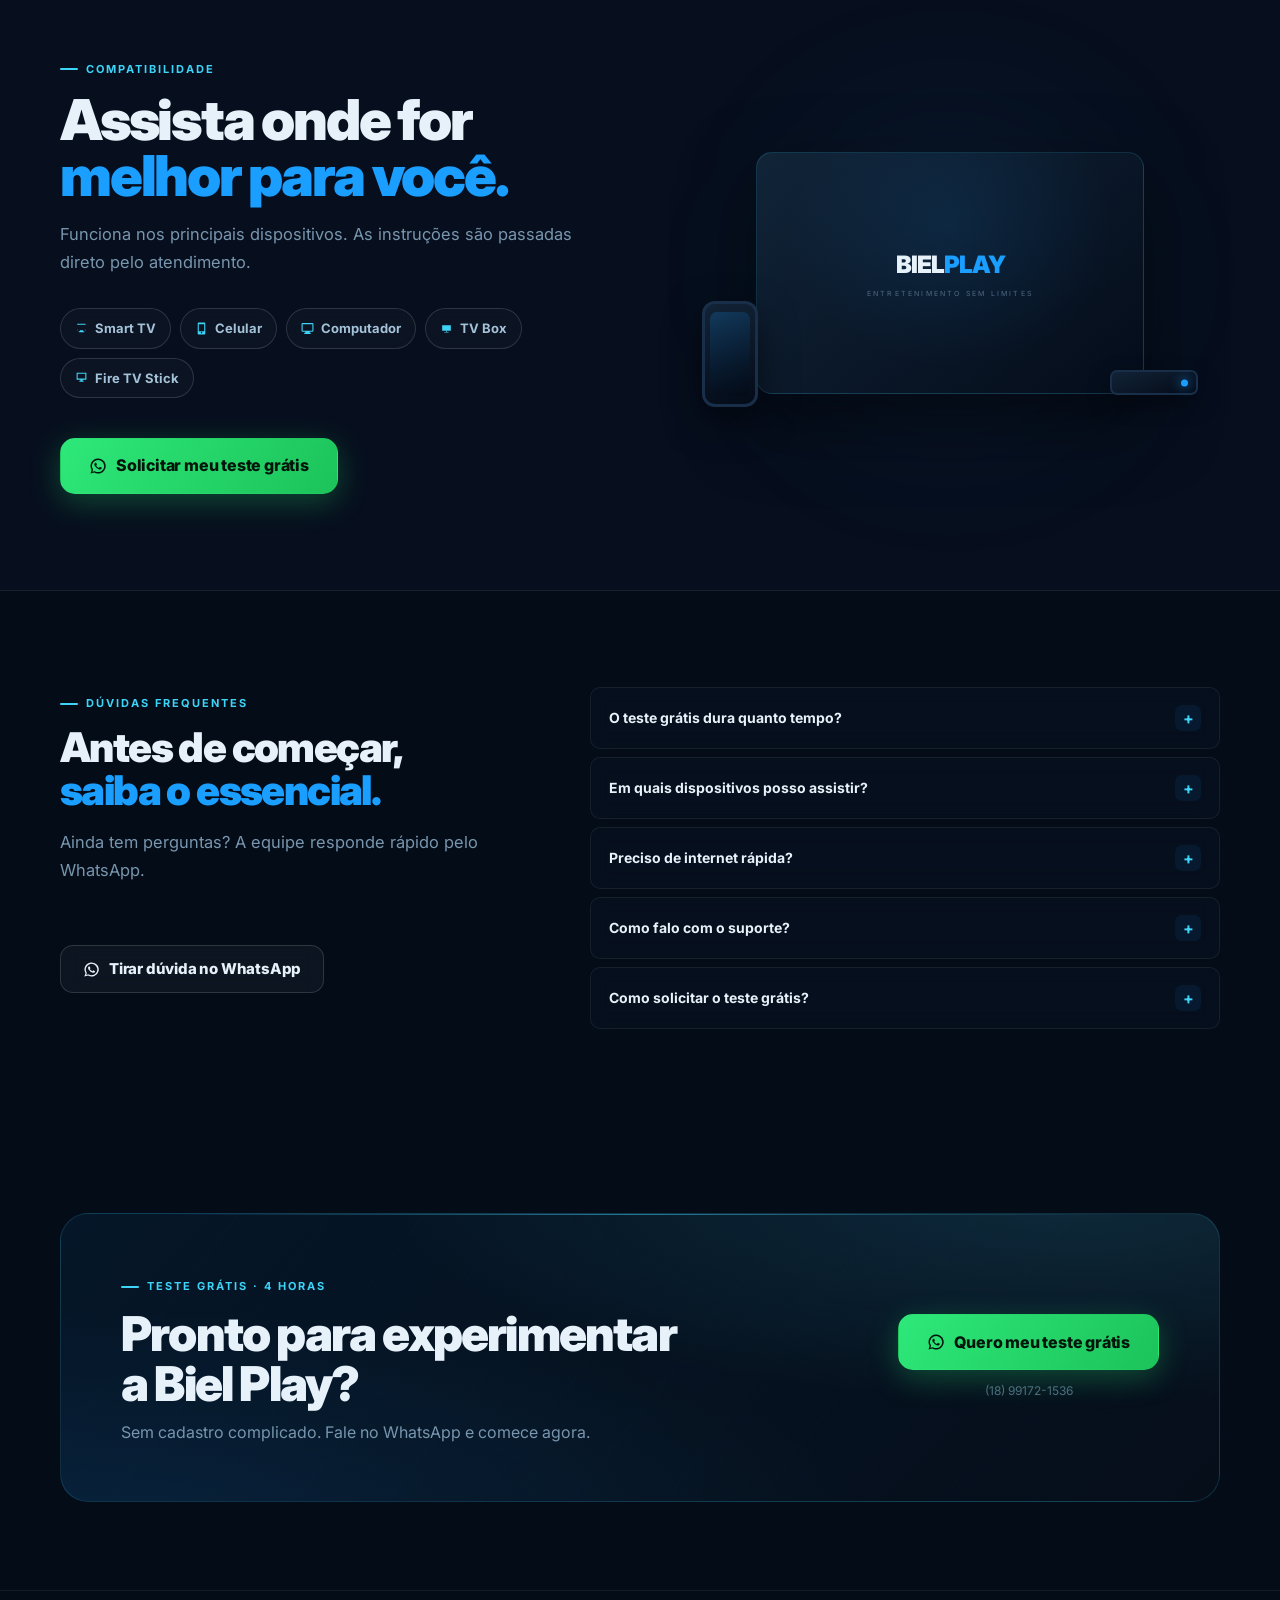
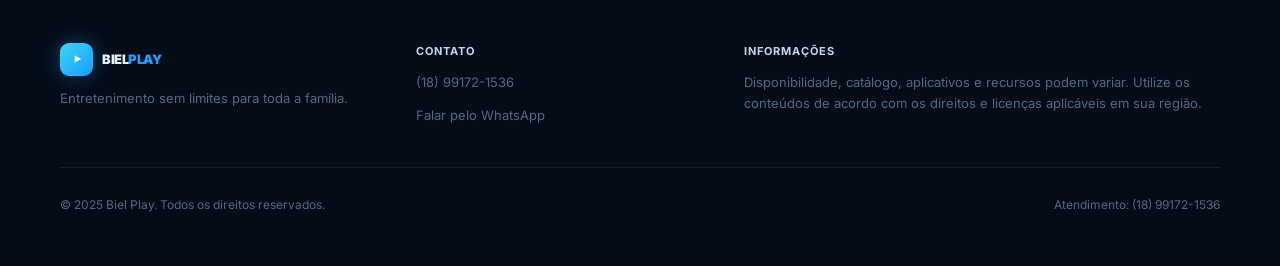
<file: inex.html>
<!doctype html>
<html lang="pt-BR">
<head>
  <meta charset="utf-8">
  <meta name="viewport" content="width=device-width, initial-scale=1">
  <title>Biel Play — Filmes, Séries e Esportes Ao Vivo</title>
  <meta name="description" content="Assista filmes, séries, canais ao vivo e esportes em qualquer dispositivo. Solicite um teste grátis de 4 horas pelo WhatsApp.">
  <meta name="theme-color" content="#040c18">
  <meta name="robots" content="index,follow">
  <meta property="og:type" content="website">
  <meta property="og:title" content="Biel Play — Entretenimento sem limites">
  <meta property="og:description" content="Filmes, séries, esportes e canais ao vivo. Solicite seu teste grátis de 4 horas.">
  <link rel="preconnect" href="https://fonts.googleapis.com">
  <link rel="preconnect" href="https://fonts.gstatic.com" crossorigin>
  <link href="https://fonts.googleapis.com/css2?family=Inter:opsz,wght@14..32,400;14..32,500;14..32,600;14..32,700;14..32,800;14..32,900&display=swap" rel="stylesheet">

  <style>
/* ============================================================
   BIEL PLAY v3 — landing page profissional e tecnológica
   ============================================================ */

/* ── TOKENS ────────────────────────────────────────────────── */
:root {
  --bg:        #040c18;
  --bg2:       #070f1e;
  --bg3:       #0b1626;
  --surface:   rgba(255 255 255 / .038);
  --surface2:  rgba(255 255 255 / .062);
  --line:      rgba(255 255 255 / .07);
  --line2:     rgba(255 255 255 / .14);
  --text:      #e6f1fa;
  --muted:     #4f6a82;
  --muted2:    #7896ae;
  --blue:      #1a9eff;
  --cyan:      #3dd4f8;
  --green:     #22de6c;
  --max:       1160px;
  --r:         16px;
  --r-sm:      10px;
  --r-lg:      24px;
}

/* ── BASE ──────────────────────────────────────────────────── */
*, *::before, *::after { box-sizing: border-box; margin: 0; padding: 0; }
html { scroll-behavior: smooth; }

body {
  min-height: 100dvh;
  background: var(--bg);
  color: var(--text);
  font-family: 'Inter', ui-sans-serif, system-ui, -apple-system, sans-serif;
  font-optical-sizing: auto;
  line-height: 1.55;
  -webkit-font-smoothing: antialiased;
  -moz-osx-font-smoothing: grayscale;
  overflow-x: hidden;
}

a { color: inherit; text-decoration: none; }
img, svg { display: block; max-width: 100%; }
ul, ol { list-style: none; }

/* ── GRID PATTERN (global canvas) ──────────────────────────── */
body::before {
  content: '';
  position: fixed; inset: 0; z-index: 0; pointer-events: none;
  background-image:
    radial-gradient(circle, rgba(26 158 255 / .07) 1px, transparent 1px);
  background-size: 30px 30px;
  mask-image: radial-gradient(ellipse at 50% 0%, rgba(0,0,0,.6) 0%, transparent 60%);
  -webkit-mask-image: radial-gradient(ellipse at 50% 0%, rgba(0,0,0,.6) 0%, transparent 60%);
}

/* ── LAYOUT ────────────────────────────────────────────────── */
.wrap  { width: min(var(--max), 100% - 36px); margin-inline: auto; position: relative; z-index: 2; }
.sec   { padding-block: 96px; position: relative; overflow: hidden; }
.sec-alt { background: var(--bg2); border-block: 1px solid var(--line); }

/* ── TYPE SCALE ────────────────────────────────────────────── */
.h-xl {
  font-size: clamp(46px, 6vw, 80px);
  line-height: .94; letter-spacing: -3.6px; font-weight: 900;
}
.h-lg {
  font-size: clamp(36px, 4.4vw, 58px);
  line-height: 1.0; letter-spacing: -2.2px; font-weight: 900;
}
.h-md {
  font-size: clamp(28px, 3.2vw, 44px);
  line-height: 1.05; letter-spacing: -1.6px; font-weight: 900;
}

.accent { color: var(--blue); }

.sub {
  font-size: 16.5px; color: var(--muted2); line-height: 1.7;
}

/* Gradient text for one headline moment */
.grad {
  background: linear-gradient(125deg, var(--cyan) 0%, var(--blue) 55%, #7eb5ff 100%);
  -webkit-background-clip: text; background-clip: text;
  -webkit-text-fill-color: transparent;
}

/* ── SKIP ──────────────────────────────────────────────────── */
.skip {
  position: fixed; top: 8px; left: 8px; z-index: 999;
  padding: 10px 16px; background: #fff; color: #111;
  border-radius: 8px; font-weight: 700; translate: 0 -200%;
  transition: translate .18s;
}
.skip:focus { translate: 0 0; }

/* ── LIVE PULSE ────────────────────────────────────────────── */
@keyframes pulse-dot {
  0%, 100% { box-shadow: 0 0 0 0 rgba(34 222 108 / .6); }
  60%       { box-shadow: 0 0 0 5px rgba(34 222 108 / 0); }
}

/* ── BUTTONS ───────────────────────────────────────────────── */
.btn {
  display: inline-flex; align-items: center; justify-content: center; gap: 9px;
  min-height: 48px; padding: 0 22px;
  border-radius: 13px; border: 1px solid transparent;
  font-weight: 800; font-size: 15px; letter-spacing: -.2px;
  white-space: nowrap; cursor: pointer;
  transition: transform .2s cubic-bezier(.34,1.56,.64,1), box-shadow .2s, background .2s;
  appearance: none; position: relative; overflow: hidden;
}
.btn::after {
  content: '';
  position: absolute; inset: 0;
  background: linear-gradient(110deg, transparent 40%, rgba(255 255 255 / .1) 50%, transparent 62%);
  translate: -120% 0; pointer-events: none;
  transition: translate .55s ease;
}
.btn:hover::after  { translate: 120% 0; }
.btn:hover         { transform: translateY(-2px); }
.btn:active        { transform: translateY(0); }
.btn:focus-visible { outline: 2px solid rgba(61 212 248 / .55); outline-offset: 3px; }
.btn svg { width: 18px; height: 18px; fill: currentColor; flex-shrink: 0; }

.btn-wpp {
  background: linear-gradient(128deg, #2ee87a, #1cc35a);
  color: #01150a;
  box-shadow: 0 8px 30px rgba(34 222 108 / .28);
}
.btn-wpp:hover { box-shadow: 0 14px 42px rgba(34 222 108 / .42); }

.btn-outline {
  background: var(--surface);
  color: var(--text);
  border-color: var(--line2);
  backdrop-filter: blur(10px);
}
.btn-outline:hover { background: var(--surface2); border-color: rgba(255 255 255 / .22); }

.btn-blue {
  background: linear-gradient(128deg, var(--cyan), var(--blue));
  color: #021520;
  box-shadow: 0 8px 28px rgba(26 158 255 / .26);
}
.btn-blue:hover { box-shadow: 0 12px 38px rgba(26 158 255 / .4); }

.btn-lg { min-height: 56px; padding-inline: 28px; font-size: 16px; border-radius: 15px; }
.btn-sm { min-height: 40px; padding-inline: 16px; font-size: 13px; border-radius: 10px; }


/* ============================================================
   HEADER
============================================================ */
.site-header {
  position: sticky; top: 0; z-index: 60;
  background: rgba(4 12 24 / .78);
  backdrop-filter: blur(26px) saturate(180%);
  -webkit-backdrop-filter: blur(26px) saturate(180%);
  border-bottom: 1px solid var(--line);
}
/* Subtle glow under header */
.site-header::after {
  content: '';
  position: absolute; bottom: -1px; left: 8%; right: 8%;
  height: 1px;
  background: linear-gradient(90deg, transparent, rgba(61 212 248 / .25), transparent);
  pointer-events: none;
}

.nav {
  display: flex; align-items: center;
  justify-content: space-between; gap: 24px;
  height: 66px;
}

.brand {
  display: flex; align-items: center; gap: 9px;
  flex-shrink: 0;
  font-size: 17px; font-weight: 900; letter-spacing: -.5px;
}
.brand-icon {
  width: 33px; height: 33px; border-radius: 9px;
  display: grid; place-items: center; flex-shrink: 0;
  background: linear-gradient(140deg, var(--cyan), var(--blue));
  box-shadow: 0 0 20px rgba(26 158 255 / .38);
}
.brand-icon svg { width: 14px; fill: #fff; }
.brand-name { color: var(--text); }
.brand-name span { color: var(--blue); }

/* Live indicator */
.header-live {
  display: inline-flex; align-items: center; gap: 6px;
  padding: 3px 9px 3px 7px;
  border-radius: 999px;
  background: rgba(34 222 108 / .1);
  border: 1px solid rgba(34 222 108 / .2);
  font-size: 10px; font-weight: 700; color: var(--green); letter-spacing: .3px;
}
.header-live-dot {
  width: 5px; height: 5px; border-radius: 50%;
  background: var(--green);
  animation: pulse-dot 2s ease infinite;
}

.main-nav { display: flex; gap: 24px; align-items: center; }
.main-nav a {
  font-size: 13px; font-weight: 600; color: var(--muted2);
  transition: color .15s; position: relative;
}
.main-nav a::after {
  content: ''; position: absolute; bottom: -2px; inset-inline: 0;
  height: 1px; background: var(--cyan);
  scale: 0 1; transform-origin: left; transition: scale .2s;
}
.main-nav a:hover { color: var(--text); }
.main-nav a:hover::after { scale: 1 1; }

@media (max-width: 880px) { .main-nav, .header-live { display: none; } }
@media (max-width: 540px) { .site-header .btn-sm { display: none; } }


/* ============================================================
   HERO
============================================================ */
.hero {
  padding-top: 88px; padding-bottom: 104px;
  position: relative; overflow: hidden;
}

/* Atmospheric blobs — one orchestrated glow, not decoration on every element */
.hero-glow-a {
  position: absolute; pointer-events: none; z-index: 0;
  width: 700px; height: 700px; border-radius: 50%;
  background: radial-gradient(circle, rgba(26 158 255 / .1) 0%, transparent 68%);
  top: -260px; right: -180px;
  animation: float-a 20s ease-in-out infinite;
}
.hero-glow-b {
  position: absolute; pointer-events: none; z-index: 0;
  width: 380px; height: 380px; border-radius: 50%;
  background: radial-gradient(circle, rgba(61 212 248 / .065) 0%, transparent 70%);
  bottom: -80px; left: -60px;
  animation: float-b 26s ease-in-out infinite;
}
@keyframes float-a { 0%,100%{translate:0 0} 50%{translate:-30px 50px} }
@keyframes float-b { 0%,100%{translate:0 0} 50%{translate:50px -40px} }

.hero-grid {
  position: relative; z-index: 2;
  display: grid;
  grid-template-columns: 1fr 1fr;
  gap: 64px; align-items: center;
}

/* ── Hero copy ── */
.hero-copy { display: flex; flex-direction: column; }

/* Status chip — the "live" entry point */
.hero-status {
  display: inline-flex; align-items: center; gap: 8px;
  padding: 6px 13px 6px 9px;
  background: rgba(61 212 248 / .06);
  border: 1px solid rgba(61 212 248 / .18);
  border-radius: 999px;
  font-size: 12px; font-weight: 700; color: var(--cyan);
  margin-bottom: 28px; width: fit-content;
}
.status-dot {
  width: 6px; height: 6px; border-radius: 50%;
  background: var(--cyan);
  animation: pulse-dot 2.4s ease infinite;
}

.hero-h1 { margin-bottom: 24px; }

.hero-lead {
  font-size: 17.5px; color: var(--muted2);
  max-width: 420px; line-height: 1.7;
  margin-bottom: 40px;
}

.hero-ctas { display: flex; flex-wrap: wrap; gap: 12px; margin-bottom: 48px; }

/* Trust row */
.trust {
  display: flex; flex-wrap: wrap; gap: 8px;
  padding-top: 32px;
  border-top: 1px solid var(--line);
}
.badge {
  display: inline-flex; align-items: center; gap: 6px;
  padding: 6px 12px; border-radius: 999px;
  background: rgba(255 255 255 / .03);
  border: 1px solid var(--line2);
  font-size: 12px; font-weight: 600; color: #88aec8;
  backdrop-filter: blur(8px);
}
.badge svg { width: 12px; fill: var(--cyan); flex-shrink: 0; }

/* ── Hero visual ── */
.hero-visual { position: relative; }

.tv-glow {
  position: absolute; inset: -15%; z-index: 0;
  background: radial-gradient(ellipse at 60% 40%, rgba(26 158 255 / .11), transparent 62%);
  pointer-events: none;
}

.tv {
  position: relative; z-index: 2;
  width: 100%; aspect-ratio: 16/10;
  border-radius: 22px;
  background: #03101e;
  border: 1px solid rgba(61 212 248 / .2);
  box-shadow: 0 52px 110px rgba(0 0 0 / .6), 0 0 0 1px rgba(255 255 255 / .03) inset;
  overflow: hidden;
}
/* Scanline texture — very subtle */
.tv::before {
  content: '';
  position: absolute; inset: 0; z-index: 20; pointer-events: none;
  background: repeating-linear-gradient(
    180deg, transparent, transparent 2px, rgba(0 0 0 / .028) 2px, rgba(0 0 0 / .028) 4px
  );
}
/* Corner glare */
.tv::after {
  content: '';
  position: absolute; inset: 0; z-index: 10; pointer-events: none;
  background: linear-gradient(128deg, rgba(255 255 255 / .03) 0%, transparent 38%);
}

/* ── Streaming UI inside TV ── */
.ui { height: 100%; display: flex; flex-direction: column; }

.ui-top {
  display: flex; align-items: center; justify-content: space-between;
  height: 35px; padding-inline: 14px; flex-shrink: 0;
  background: rgba(2 7 16 / .7);
  border-bottom: 1px solid rgba(255 255 255 / .04);
}
.ui-logo { font-size: 10px; font-weight: 900; letter-spacing: .4px; }
.ui-logo span { color: var(--blue); }
.ui-status-row { display: flex; align-items: center; gap: 5px; font-size: 8.5px; color: #354f64; }
.ui-live-dot { width: 5px; height: 5px; border-radius: 50%; background: var(--green); animation: pulse-dot 2s ease infinite; }

.ui-body { display: flex; flex: 1; min-height: 0; }

.ui-nav {
  width: 76px; flex-shrink: 0;
  background: rgba(2 7 16 / .45);
  border-right: 1px solid rgba(255 255 255 / .04);
  padding: 10px 6px;
  display: flex; flex-direction: column; gap: 2px;
}
.ui-nav-item {
  padding: 5px 6px; border-radius: 5px;
  font-size: 8.5px; font-weight: 700; color: #243848;
}
.ui-nav-item.is-active {
  color: #cde8f8;
  background: rgba(26 158 255 / .18);
  border-left: 2px solid rgba(61 212 248 / .7);
  padding-left: 4px;
}

.ui-main {
  flex: 1; padding: 10px 11px;
  display: flex; flex-direction: column; gap: 9px;
  overflow: hidden;
}

.ui-hero {
  position: relative; flex-shrink: 0;
  height: 108px; border-radius: 10px; overflow: hidden;
}
.ui-hero::before {
  content: '';
  position: absolute; inset: 0; z-index: 0;
  background:
    linear-gradient(108deg, rgba(3 10 22 / .97) 28%, rgba(3 10 22 / .5) 65%, transparent 100%),
    linear-gradient(145deg, #0c2c4e, #07193a, #040d1b);
}
/* Skyline silhouette */
.ui-hero::after {
  content: '';
  position: absolute; z-index: 1; bottom: 0; right: 10px;
  width: 150px; height: 88px;
  background: rgba(26 158 255 / .07);
  clip-path: polygon(0 100%, 8% 55%, 12% 65%, 18% 28%, 24% 45%, 30% 32%, 36% 50%, 44% 15%, 50% 35%, 56% 20%, 62% 42%, 68% 30%, 74% 50%, 80% 38%, 88% 55%, 100% 40%, 100% 100%);
}
.ui-hero-info {
  position: relative; z-index: 2;
  padding: 13px 15px; height: 100%;
  display: flex; flex-direction: column; justify-content: center;
}
.ui-hero-tag {
  font-size: 6.5px; font-weight: 800; letter-spacing: 1.8px;
  color: var(--cyan); text-transform: uppercase; margin-bottom: 5px;
}
.ui-hero-title {
  font-size: 16px; font-weight: 900; letter-spacing: -.6px;
  color: #fff; margin-bottom: 8px; line-height: 1.1;
}
.ui-hero-meta { display: flex; gap: 5px; margin-bottom: 8px; }
.ui-badge {
  font-size: 6.5px; padding: 2px 6px; border-radius: 3px;
  background: rgba(26 158 255 / .26); color: var(--cyan);
  font-weight: 800;
}
.ui-play {
  display: inline-flex; align-items: center; gap: 5px;
  background: rgba(255 255 255 / .1); border-radius: 4px;
  padding: 4px 10px; font-size: 7.5px; font-weight: 700; color: #fff;
  width: fit-content;
}

.ui-row { display: flex; flex-direction: column; gap: 5px; }
.ui-row-label { font-size: 7.5px; font-weight: 800; color: #243848; letter-spacing: .6px; }
.ui-thumbs { display: flex; gap: 5px; }

.thumb {
  flex-shrink: 0; border-radius: 6px; overflow: hidden; position: relative;
}
.thumb::after {
  content: '';
  position: absolute; inset: 0;
  background: linear-gradient(180deg, transparent 40%, rgba(0 0 0 / .5) 100%);
}
.th-p { width: 43px; height: 62px; }
.th-l { width: 85px; height: 49px; }

.tc1 { background: linear-gradient(148deg, #122b58 0%, #040e20 100%); }
.tc2 { background: linear-gradient(148deg, #441018 0%, #140408 100%); }
.tc3 { background: linear-gradient(148deg, #0b3622 0%, #041508 100%); }
.tc4 { background: linear-gradient(148deg, #2a135e 0%, #090420 100%); }
.tc5 { background: linear-gradient(148deg, #482608 0%, #180d02 100%); }
.tc6 { background: linear-gradient(148deg, #0c2848 0%, #030c18 100%); }
.tc7 { background: linear-gradient(148deg, #0a3440 0%, #020d12 100%); }
.tc8 { background: linear-gradient(148deg, #360e48 0%, #0e0316 100%); }

.tc1::before { content:''; position:absolute; top:7px; right:5px; width:24px; height:24px; border-radius:50%; background:radial-gradient(circle, rgba(80 140 255 / .3) 0%, transparent 70%); }
.tc2::before { content:''; position:absolute; bottom:0; left:7px; width:26px; height:40px; background:rgba(255 60 60 / .14); clip-path:polygon(50% 0%, 100% 60%, 80% 100%, 20% 100%, 0 60%); filter:blur(2px); }
.tc3::before { content:''; position:absolute; bottom:0; left:0; right:0; height:24px; background:rgba(30 180 100 / .16); clip-path:polygon(0 100%, 20% 45%, 40% 70%, 60% 30%, 80% 60%, 100% 35%, 100% 100%); }
.tc4::before { content:''; position:absolute; top:50%; left:50%; translate:-50% -50%; width:36px; height:36px; border-radius:50%; background:radial-gradient(circle, rgba(140 80 255 / .26) 0%, transparent 70%); }
.tc6::before { content:''; position:absolute; inset:0; background:repeating-linear-gradient(90deg, rgba(26 158 255 / .05) 0px, rgba(26 158 255 / .05) 1px, transparent 1px, transparent 11px), repeating-linear-gradient(0deg, rgba(26 158 255 / .05) 0px, rgba(26 158 255 / .05) 1px, transparent 1px, transparent 10px); }
.tc7::before { content:''; position:absolute; bottom:4px; left:0; right:0; height:26px; background:rgba(0 160 200 / .14); clip-path:polygon(0 60%, 15% 30%, 30% 50%, 50% 10%, 65% 40%, 80% 20%, 100% 50%, 100% 100%, 0 100%); }

/* Device chips floating below TV */
.hero-chips {
  position: absolute; z-index: 3;
  bottom: -14px; left: 12px;
  display: flex; gap: 7px;
}
.chip {
  display: flex; align-items: center; gap: 6px;
  padding: 6px 11px 6px 8px;
  background: rgba(6 16 32 / .94);
  border: 1px solid var(--line2);
  border-radius: 10px;
  font-size: 10px; font-weight: 700; color: #aac8de;
  backdrop-filter: blur(14px);
  box-shadow: 0 8px 24px rgba(0 0 0 / .4);
}
.chip svg { width: 12px; fill: var(--cyan); }

/* ── Hero responsive ── */
@media (max-width: 900px) {
  .hero { padding-top: 60px; padding-bottom: 80px; }
  .hero-grid { grid-template-columns: 1fr; gap: 52px; }
  .hero-copy { align-items: center; text-align: center; }
  .hero-status { margin-inline: auto; }
  .hero-lead { margin-inline: auto; }
  .hero-ctas { justify-content: center; }
  .trust { justify-content: center; }
  .hero-visual { max-width: 560px; width: 100%; margin-inline: auto; }
  .hero-chips { display: none; }
}
@media (max-width: 560px) {
  .hero { padding-bottom: 60px; }
  .hero-ctas { flex-direction: column; }
  .hero-ctas .btn { width: 100%; }
  .trust { gap: 6px; }
}


/* ============================================================
   STATS STRIP
============================================================ */
.stats-strip {
  border-block: 1px solid var(--line);
  background: var(--bg2);
  position: relative;
}
/* Horizontal accent line */
.stats-strip::before {
  content: '';
  position: absolute; top: 0; left: 10%; right: 10%; height: 1px;
  background: linear-gradient(90deg, transparent, rgba(26 158 255 / .2), transparent);
}

.stats-grid {
  display: grid;
  grid-template-columns: repeat(4, 1fr);
}
.stat {
  padding: 30px 24px;
  display: flex; align-items: center; gap: 15px;
  border-right: 1px solid var(--line);
}
.stat:last-child { border-right: 0; }

.stat-icon {
  width: 42px; height: 42px; border-radius: 11px;
  display: grid; place-items: center; flex-shrink: 0;
  background: linear-gradient(140deg, rgba(61 212 248 / .1), rgba(26 158 255 / .06));
  border: 1px solid rgba(61 212 248 / .12);
  font-size: 18px;
}
.stat-val {
  display: block; font-size: 20px; font-weight: 900;
  color: var(--text); letter-spacing: -.5px;
  font-variant-numeric: tabular-nums;
}
.stat small { font-size: 12px; color: var(--muted); }

@media (max-width: 720px) {
  .stats-grid { grid-template-columns: 1fr 1fr; }
  .stat:nth-child(2) { border-right: 0; }
  .stat:nth-child(3), .stat:nth-child(4) { border-top: 1px solid var(--line); }
  .stat:nth-child(4) { border-right: 0; }
}
@media (max-width: 440px) {
  .stats-grid { grid-template-columns: 1fr; }
  .stat { border-right: 0; border-top: 1px solid var(--line); }
  .stat:first-child { border-top: 0; }
}


/* ============================================================
   BENEFITS
============================================================ */
.section-header { margin-bottom: 52px; }
.section-header .sub { margin-top: 14px; max-width: 460px; }

.section-label {
  display: inline-flex; align-items: center; gap: 8px;
  font-size: 11px; font-weight: 700; color: var(--cyan);
  letter-spacing: 2px; text-transform: uppercase;
  margin-bottom: 14px;
}
.section-label::before {
  content: ''; width: 18px; height: 2px; border-radius: 2px;
  background: currentColor; flex-shrink: 0;
}

.benefits-grid {
  display: grid;
  grid-template-columns: repeat(3, 1fr);
  gap: 14px;
}

.ben {
  padding: 28px;
  border-radius: var(--r);
  border: 1px solid var(--line);
  background: linear-gradient(148deg, rgba(255 255 255 / .022), rgba(255 255 255 / .005));
  transition: border-color .25s, box-shadow .25s, translate .25s cubic-bezier(.34,1.56,.64,1);
  backdrop-filter: blur(6px);
  position: relative; overflow: hidden;
}
/* Card inner glow — only shows on hover, so it feels earned */
.ben::before {
  content: '';
  position: absolute; top: 0; left: 0; right: 0;
  height: 1px;
  background: linear-gradient(90deg, transparent, rgba(61 212 248 / .3), transparent);
  opacity: 0; transition: opacity .3s;
}
.ben:hover { border-color: rgba(26 158 255 / .26); box-shadow: 0 20px 52px rgba(0 0 0 / .25); translate: 0 -4px; }
.ben:hover::before { opacity: 1; }

.ben-icon {
  width: 48px; height: 48px; border-radius: 13px;
  display: grid; place-items: center;
  background: linear-gradient(140deg, rgba(61 212 248 / .16), rgba(26 158 255 / .08));
  border: 1px solid rgba(61 212 248 / .14);
  font-size: 20px;
  margin-bottom: 22px;
}
.ben h3 { font-size: 16.5px; font-weight: 800; margin-bottom: 9px; letter-spacing: -.4px; }
.ben p  { font-size: 14px; color: var(--muted2); line-height: 1.65; }

@media (max-width: 880px) { .benefits-grid { grid-template-columns: 1fr 1fr; } }
@media (max-width: 500px) { .benefits-grid { grid-template-columns: 1fr; } }


/* ============================================================
   HOW IT WORKS
============================================================ */
.steps-head { text-align: center; margin-bottom: 56px; }
.steps-head .sub { margin-inline: auto; max-width: 480px; margin-top: 12px; }

.steps-grid {
  display: grid;
  grid-template-columns: repeat(3, 1fr);
  gap: 18px; position: relative;
}
.steps-grid::before {
  content: '';
  position: absolute; top: 26px;
  left: calc(100% / 6); right: calc(100% / 6);
  height: 1px;
  background: linear-gradient(90deg, transparent, rgba(26 158 255 / .28), transparent);
}

.step {
  padding: 30px 22px;
  border-radius: var(--r);
  border: 1px solid var(--line);
  background: var(--bg);
  transition: border-color .2s, box-shadow .2s;
}
.step:hover { border-color: rgba(26 158 255 / .2); box-shadow: 0 10px 36px rgba(0 0 0 / .2); }

.step-num {
  width: 52px; height: 52px; border-radius: 50%;
  display: grid; place-items: center;
  border: 1px solid rgba(26 158 255 / .28);
  background: rgba(26 158 255 / .08);
  color: var(--blue); font-size: 20px; font-weight: 900;
  margin: 0 auto 24px;
}
.step h3 { font-size: 16.5px; font-weight: 800; margin-bottom: 9px; text-align: center; letter-spacing: -.3px; }
.step p  { font-size: 14px; color: var(--muted2); text-align: center; line-height: 1.65; }

@media (max-width: 720px) {
  .steps-grid { grid-template-columns: 1fr; gap: 10px; }
  .steps-grid::before { display: none; }
  .step { display: flex; gap: 18px; align-items: flex-start; }
  .step-num { flex-shrink: 0; margin: 0; }
  .step h3, .step p { text-align: left; }
}


/* ============================================================
   TESTIMONIALS
============================================================ */
.testi-grid {
  display: grid;
  grid-template-columns: repeat(3, 1fr);
  gap: 14px;
}

.testi {
  padding: 26px;
  border-radius: var(--r);
  border: 1px solid var(--line);
  background: linear-gradient(148deg, rgba(255 255 255 / .02), rgba(255 255 255 / .004));
  backdrop-filter: blur(8px);
  transition: border-color .22s, translate .22s cubic-bezier(.34,1.56,.64,1);
}
.testi:hover { border-color: rgba(26 158 255 / .2); translate: 0 -3px; }

.stars {
  display: flex; gap: 2px; margin-bottom: 14px;
}
.star { color: #f4b830; font-size: 13px; }

.testi-text {
  font-size: 14px; color: var(--muted2); line-height: 1.68;
  margin-bottom: 20px;
}

.testi-author { display: flex; align-items: center; gap: 10px; }
.testi-av {
  width: 36px; height: 36px; border-radius: 50%;
  background: linear-gradient(140deg, var(--cyan), var(--blue));
  display: grid; place-items: center;
  font-size: 14px; font-weight: 900; color: #02111f;
  flex-shrink: 0;
}
.testi-info strong { display: block; font-size: 13px; font-weight: 700; }
.testi-info small  { font-size: 12px; color: var(--muted); }

@media (max-width: 880px) { .testi-grid { grid-template-columns: 1fr 1fr; } }
@media (max-width: 520px) { .testi-grid { grid-template-columns: 1fr; } }


/* ============================================================
   DEVICES
============================================================ */
.devices-grid {
  display: grid;
  grid-template-columns: 1fr 1fr;
  gap: 80px; align-items: center;
}

.devices-copy .h-lg { margin-bottom: 16px; }
.devices-copy .sub  { margin-bottom: 32px; }

.dev-chips { display: flex; flex-wrap: wrap; gap: 9px; margin-bottom: 40px; }
.dev-chip {
  display: flex; align-items: center; gap: 7px;
  padding: 9px 14px; border-radius: 999px;
  border: 1px solid var(--line2);
  background: rgba(255 255 255 / .022);
  font-size: 13px; font-weight: 700; color: #a4c2d8;
  backdrop-filter: blur(8px);
  transition: border-color .18s, background .18s;
}
.dev-chip:hover {
  border-color: rgba(61 212 248 / .3);
  background: rgba(61 212 248 / .06);
}
.dev-chip svg { width: 13px; fill: var(--cyan); }

/* Device visual */
.dev-stage {
  position: relative;
  display: flex; align-items: center; justify-content: center;
  padding: 28px;
}
.dev-glow {
  position: absolute; z-index: 0;
  width: 280px; height: 280px; border-radius: 50%;
  background: rgba(26 158 255 / .08); filter: blur(85px);
}
.dev-tv {
  position: relative; z-index: 2;
  width: 80%; aspect-ratio: 16/10;
  border-radius: 16px;
  background: linear-gradient(140deg, #112438, #040c1a);
  border: 1px solid rgba(61 212 248 / .17);
  box-shadow: 0 28px 72px rgba(0 0 0 / .5);
  overflow: hidden;
}
.dev-tv-inner {
  height: 100%;
  display: grid; place-items: center; align-content: center; gap: 6px;
  background: radial-gradient(ellipse at 50% 30%, rgba(26 158 255 / .1), transparent 60%);
}
.dev-tv-logo { font-size: 24px; font-weight: 900; letter-spacing: -1px; }
.dev-tv-logo span { color: var(--blue); }
.dev-tv-sub  { font-size: 7px; letter-spacing: 2.2px; color: var(--muted); text-transform: uppercase; }

.dev-phone {
  position: absolute; z-index: 3;
  left: 4%; bottom: 5%;
  width: 56px; height: 106px; border-radius: 13px;
  background: linear-gradient(160deg, #122336, #040b18);
  border: 3px solid #192e48;
  box-shadow: 0 14px 36px rgba(0 0 0 / .5);
  overflow: hidden;
}
.dev-phone::after {
  content: '';
  position: absolute; inset: 8px 5px; border-radius: 7px;
  background: linear-gradient(160deg, rgba(26 158 255 / .2), rgba(4 10 22 / .9));
}
.dev-box {
  position: absolute; z-index: 3;
  right: 4%; bottom: 9%;
  width: 88px; height: 25px; border-radius: 7px;
  background: linear-gradient(160deg, #122336, #040b18);
  border: 2px solid #192e48;
  box-shadow: 0 8px 22px rgba(0 0 0 / .4);
}
.dev-box::after {
  content: '';
  position: absolute; right: 8px; top: 50%; translate: 0 -50%;
  width: 7px; height: 7px; border-radius: 50%;
  background: var(--blue);
  box-shadow: 0 0 12px var(--blue);
  animation: blink 3s ease-in-out infinite;
}
@keyframes blink { 0%,100%{opacity:1} 50%{opacity:.3} }

@media (max-width: 880px) {
  .devices-grid { grid-template-columns: 1fr; gap: 52px; }
  .devices-copy { text-align: center; }
  .devices-copy .section-label { justify-content: center; display: flex; }
  .dev-chips { justify-content: center; }
  .devices-copy .sub { margin-inline: auto; }
  .devices-copy .btn { width: 100%; max-width: 360px; margin-inline: auto; display: flex; }
}


/* ============================================================
   FAQ
============================================================ */
.faq-layout {
  display: grid;
  grid-template-columns: 5fr 7fr;
  gap: 80px; align-items: start;
}

.faq-aside .h-md { margin-bottom: 16px; }
.faq-aside .sub  { margin-bottom: 36px; }

.faq-list { display: flex; flex-direction: column; gap: 8px; }

details {
  border-radius: var(--r-sm);
  border: 1px solid var(--line);
  background: rgba(8 18 34 / .5);
  backdrop-filter: blur(10px);
  overflow: hidden;
  transition: border-color .2s;
}
details:hover { border-color: var(--line2); }
details[open] { border-color: rgba(26 158 255 / .22); }

summary {
  padding: 17px 18px;
  display: flex; align-items: center; justify-content: space-between; gap: 14px;
  cursor: pointer; font-weight: 700; font-size: 14px;
  list-style: none; user-select: none;
}
summary::-webkit-details-marker { display: none; }

.faq-toggle {
  width: 26px; height: 26px; flex-shrink: 0;
  border-radius: 7px;
  display: grid; place-items: center;
  background: rgba(26 158 255 / .08);
  color: var(--cyan); font-size: 16px;
  transition: background .2s, rotate .22s cubic-bezier(.34,1.56,.64,1);
}
.faq-toggle::before { content: '+'; line-height: 1; }
details[open] .faq-toggle { rotate: 45deg; background: rgba(26 158 255 / .18); }

details p {
  padding: 0 18px 16px;
  font-size: 14px; color: var(--muted2); line-height: 1.7;
}

@media (max-width: 880px) {
  .faq-layout { grid-template-columns: 1fr; gap: 32px; }
  .faq-aside { text-align: center; }
  .faq-aside .section-label { justify-content: center; display: flex; }
}


/* ============================================================
   FINAL CTA
============================================================ */
.cta-sec { padding-block: 88px; }

.cta-card {
  border-radius: 28px;
  padding: 56px 60px;
  display: flex; align-items: center;
  justify-content: space-between; gap: 48px;
  background:
    radial-gradient(ellipse at 88% -5%, rgba(61 212 248 / .13), transparent 48%),
    radial-gradient(ellipse at 5% 105%, rgba(26 158 255 / .1), transparent 48%),
    linear-gradient(135deg, rgba(26 158 255 / .07), rgba(255 255 255 / .01));
  border: 1px solid rgba(61 212 248 / .16);
  position: relative; overflow: hidden;
}
/* Top shimmer line */
.cta-card::before {
  content: '';
  position: absolute; top: 0; left: 8%; right: 8%;
  height: 1px;
  background: linear-gradient(90deg, transparent, rgba(61 212 248 / .5), transparent);
}
/* Diagonal texture */
.cta-card::after {
  content: '';
  position: absolute; inset: 0; pointer-events: none;
  background: repeating-linear-gradient(
    -52deg, transparent, transparent 72px,
    rgba(26 158 255 / .012) 72px, rgba(26 158 255 / .012) 73px
  );
}

.cta-text .section-label { margin-bottom: 14px; }
.cta-text h2 {
  font-size: clamp(30px, 4vw, 48px);
  letter-spacing: -1.8px; font-weight: 900;
  margin-bottom: 12px; line-height: 1.03;
}
.cta-text p { color: var(--muted2); font-size: 16px; }

.cta-actions {
  display: flex; flex-direction: column;
  gap: 12px; align-items: center; flex-shrink: 0;
}
.cta-number { font-size: 12px; color: var(--muted); }

@media (max-width: 820px) {
  .cta-card { flex-direction: column; align-items: flex-start; padding: 36px 28px; }
  .cta-actions { width: 100%; align-items: flex-start; }
  .cta-actions .btn { width: 100%; }
}


/* ============================================================
   FOOTER
============================================================ */
.site-footer {
  border-top: 1px solid var(--line);
  padding: 52px 0 100px;
}

.footer-grid {
  display: grid;
  grid-template-columns: 1.1fr 1fr 1.7fr;
  gap: 48px; margin-bottom: 40px;
}
.footer-col { display: flex; flex-direction: column; gap: 12px; }
.footer-heading {
  font-size: 11px; font-weight: 700; color: #c0d8ec;
  letter-spacing: 1px; text-transform: uppercase;
}
.footer-col p, .footer-col a, .footer-col small {
  font-size: 13px; color: var(--muted); line-height: 1.65;
}
.footer-col a { transition: color .15s; }
.footer-col a:hover { color: var(--text); }

.footer-bottom {
  padding-top: 28px; border-top: 1px solid var(--line);
  display: flex; align-items: center; justify-content: space-between;
  font-size: 12px; color: var(--muted);
}

@media (max-width: 720px) {
  .footer-grid { grid-template-columns: 1fr; gap: 28px; }
  .site-footer { padding-bottom: 130px; }
  .footer-bottom { flex-direction: column; gap: 6px; text-align: center; }
}
@media (min-width: 841px) { .site-footer { padding-bottom: 52px; } }


/* ============================================================
   FLOATING CTA (mobile)
============================================================ */
.float-cta {
  display: none;
  position: fixed;
  bottom: 14px; inset-inline: 14px;
  z-index: 80;
  min-height: 58px;
  border-radius: 17px;
  align-items: center; justify-content: center; gap: 10px;
  background: linear-gradient(128deg, #2ee87a, #1cc358);
  color: #01130a;
  box-shadow: 0 16px 48px rgba(34 222 108 / .38), 0 1px 0 rgba(255 255 255 / .22) inset;
  font-weight: 900; font-size: 16px;
  border: none; cursor: pointer; text-decoration: none;
}
.float-cta svg { width: 20px; fill: currentColor; flex-shrink: 0; }
@media (max-width: 840px) { .float-cta { display: flex; } }


/* ============================================================
   REDUCED MOTION
============================================================ */
@media (prefers-reduced-motion: reduce) {
  html { scroll-behavior: auto; }
  .hero-glow-a, .hero-glow-b,
  .header-live-dot, .status-dot,
  .ui-live-dot, .dev-box::after { animation: none !important; }
  *, *::before, *::after {
    transition-duration: .01ms !important;
    animation-duration: .01ms !important;
  }
}

/* ── Counter number style ──────────────────────────────────── */
.count-num { font-variant-numeric: tabular-nums; }
  </style>
</head>
<body>
  <a class="skip" href="#main">Ir para o conteúdo</a>

  <!-- ══════════════════════════════════════════
       HEADER
  ═══════════════════════════════════════════ -->
  <header class="site-header">
    <div class="wrap nav">

      <a class="brand" href="#" aria-label="Biel Play — início">
        <span class="brand-icon" aria-hidden="true">
          <svg viewBox="0 0 24 24"><path d="M8 5.5L19 12 8 18.5V5.5Z"/></svg>
        </span>
        <span class="brand-name">BIEL<span>PLAY</span></span>
      </a>

      <div class="header-live" aria-hidden="true">
        <span class="header-live-dot"></span>
        Ao vivo
      </div>

      <nav class="main-nav" aria-label="Navegação principal">
        <a href="#beneficios">Benefícios</a>
        <a href="#como-funciona">Como funciona</a>
        <a href="#dispositivos">Dispositivos</a>
        <a href="#faq">Dúvidas</a>
      </nav>

      <a class="btn btn-blue btn-sm js-wpp" href="#" target="_blank" rel="noopener">
        <svg viewBox="0 0 24 24"><path d="M12 2a9.9 9.9 0 0 0-8.46 15.06L2 22l5.1-1.5A9.98 9.98 0 1 0 12 2Zm0 18.15a8.04 8.04 0 0 1-4.1-1.12l-.3-.18-3.03.89.91-2.95-.2-.31A8.12 8.12 0 1 1 12 20.15Zm4.46-6.08c-.24-.12-1.43-.7-1.65-.78-.22-.08-.38-.12-.54.12-.16.24-.62.78-.76.94-.14.16-.28.18-.52.06-.24-.12-1.02-.38-1.94-1.2-.72-.64-1.2-1.43-1.34-1.67-.14-.24-.02-.37.1-.49.11-.11.24-.28.36-.42.12-.14.16-.24.24-.4.08-.16.04-.3-.02-.42-.06-.12-.54-1.3-.74-1.78-.2-.47-.4-.4-.54-.41h-.46c-.16 0-.42.06-.64.3-.22.24-.84.82-.84 2s.86 2.32.98 2.48c.12.16 1.7 2.6 4.12 3.64.58.25 1.03.4 1.38.51.58.18 1.11.16 1.53.1.47-.07 1.43-.59 1.63-1.16.2-.57.2-1.06.14-1.16-.06-.1-.22-.16-.46-.28Z"/></svg>
        Teste grátis
      </a>
    </div>
  </header>

  <main id="main">

    <!-- ══════════════════════════════════════════
         HERO
    ═══════════════════════════════════════════ -->
    <section class="hero">
      <div class="hero-glow-a" aria-hidden="true"></div>
      <div class="hero-glow-b" aria-hidden="true"></div>

      <div class="wrap hero-grid">

        <!-- Copy -->
        <div class="hero-copy">
          <div class="hero-status" role="status">
            <span class="status-dot" aria-hidden="true"></span>
            Serviço disponível agora
          </div>

          <h1 class="h-xl hero-h1">
            Entretenimento<br>
            sem limites<br>
            <span class="grad">para toda a família.</span>
          </h1>

          <p class="hero-lead">
            Filmes, séries, esportes e canais ao vivo em um só lugar —
            em qualquer dispositivo, quando você quiser.
          </p>

          <div class="hero-ctas">
            <a class="btn btn-wpp btn-lg js-wpp" href="#" target="_blank" rel="noopener">
              <svg viewBox="0 0 24 24"><path d="M12 2a9.9 9.9 0 0 0-8.46 15.06L2 22l5.1-1.5A9.98 9.98 0 1 0 12 2Zm0 18.15a8.04 8.04 0 0 1-4.1-1.12l-.3-.18-3.03.89.91-2.95-.2-.31A8.12 8.12 0 1 1 12 20.15Zm4.46-6.08c-.24-.12-1.43-.7-1.65-.78-.22-.08-.38-.12-.54.12-.16.24-.62.78-.76.94-.14.16-.28.18-.52.06-.24-.12-1.02-.38-1.94-1.2-.72-.64-1.2-1.43-1.34-1.67-.14-.24-.02-.37.1-.49.11-.11.24-.28.36-.42.12-.14.16-.24.24-.4.08-.16.04-.3-.02-.42-.06-.12-.54-1.3-.74-1.78-.2-.47-.4-.4-.54-.41h-.46c-.16 0-.42.06-.64.3-.22.24-.84.82-.84 2s.86 2.32.98 2.48c.12.16 1.7 2.6 4.12 3.64.58.25 1.03.4 1.38.51.58.18 1.11.16 1.53.1.47-.07 1.43-.59 1.63-1.16.2-.57.2-1.06.14-1.16-.06-.1-.22-.16-.46-.28Z"/></svg>
              Solicitar teste grátis de 4 horas
            </a>
            <a class="btn btn-outline btn-lg" href="#beneficios">
              Ver benefícios
            </a>
          </div>

          <div class="trust" role="list" aria-label="Destaques do serviço">
            <span class="badge" role="listitem">
              <svg viewBox="0 0 24 24"><path d="M12 1L3 5v6c0 5.5 3.8 10.7 9 12 5.2-1.3 9-6.5 9-12V5l-9-4Z"/></svg>
              Suporte pelo WhatsApp
            </span>
            <span class="badge" role="listitem">
              <svg viewBox="0 0 24 24"><path d="M17 1H7C5.9 1 5 1.9 5 3v18c0 1.1.9 2 2 2h10c1.1 0 2-.9 2-2V3c0-1.1-.9-2-2-2Zm-5 20a1.5 1.5 0 1 1 0-3 1.5 1.5 0 0 1 0 3Zm5-4H7V4h10v13Z"/></svg>
              Multi-dispositivos
            </span>
            <span class="badge" role="listitem">
              <svg viewBox="0 0 24 24"><path d="M12 2C6.48 2 2 6.48 2 12s4.48 10 10 10 10-4.48 10-10S17.52 2 12 2Zm0 18c-4.41 0-8-3.59-8-8s3.59-8 8-8 8 3.59 8 8-3.59 8-8 8Zm.5-13H11v6l5.25 3.15.75-1.23-4.5-2.67V7Z"/></svg>
              Online 24 horas
            </span>
          </div>
        </div>

        <!-- TV Mockup -->
        <div class="hero-visual" aria-label="Prévia da interface Biel Play">
          <div class="tv-glow" aria-hidden="true"></div>

          <div class="tv" role="img" aria-label="Interface da plataforma em uma Smart TV">
            <div class="ui" aria-hidden="true">
              <div class="ui-top">
                <span class="ui-logo">BIEL<span>PLAY</span></span>
                <div class="ui-status-row">
                  <span class="ui-live-dot"></span>
                  online
                </div>
              </div>
              <div class="ui-body">
                <nav class="ui-nav">
                  <div class="ui-nav-item is-active">Início</div>
                  <div class="ui-nav-item">Filmes</div>
                  <div class="ui-nav-item">Séries</div>
                  <div class="ui-nav-item">Esportes</div>
                  <div class="ui-nav-item">Infantil</div>
                  <div class="ui-nav-item">Canais</div>
                </nav>
                <div class="ui-main">
                  <div class="ui-hero">
                    <div class="ui-hero-info">
                      <div class="ui-hero-tag">Em destaque</div>
                      <div class="ui-hero-title">Grandes Histórias</div>
                      <div class="ui-hero-meta">
                        <span class="ui-badge">4K</span>
                        <span class="ui-badge">HD</span>
                        <span class="ui-badge">Ao vivo</span>
                      </div>
                      <div class="ui-play">&#9654; Assistir agora</div>
                    </div>
                  </div>
                  <div class="ui-row">
                    <div class="ui-row-label">FILMES EM ALTA</div>
                    <div class="ui-thumbs">
                      <div class="thumb th-p tc1"></div>
                      <div class="thumb th-p tc2"></div>
                      <div class="thumb th-p tc3"></div>
                      <div class="thumb th-p tc4"></div>
                      <div class="thumb th-p tc5"></div>
                    </div>
                  </div>
                  <div class="ui-row">
                    <div class="ui-row-label">ESPORTES AO VIVO</div>
                    <div class="ui-thumbs">
                      <div class="thumb th-l tc6"></div>
                      <div class="thumb th-l tc7"></div>
                      <div class="thumb th-l tc8"></div>
                    </div>
                  </div>
                </div>
              </div>
            </div>
          </div>

          <div class="hero-chips" aria-hidden="true">
            <span class="chip">
              <svg viewBox="0 0 24 24"><path d="M17 1H7C5.9 1 5 1.9 5 3v18c0 1.1.9 2 2 2h10c1.1 0 2-.9 2-2V3c0-1.1-.9-2-2-2Zm-5 20a1.5 1.5 0 1 1 0-3 1.5 1.5 0 0 1 0 3Zm5-4H7V4h10v13Z"/></svg>
              Mobile
            </span>
            <span class="chip">
              <svg viewBox="0 0 24 24"><path d="M20 3H4v10c0 1.1.9 2 2 2h3v2H7v2h10v-2h-2v-2h3c1.1 0 2-.9 2-2V5c0-1.1-.9-2-2-2Zm0 12H4V5h16v10Z"/></svg>
              Smart TV
            </span>
            <span class="chip">
              <svg viewBox="0 0 24 24"><path d="M21 2H3a2 2 0 0 0-2 2v12a2 2 0 0 0 2 2h5v2H6v2h12v-2h-2v-2h5a2 2 0 0 0 2-2V4a2 2 0 0 0-2-2Zm0 14H3V4h18v12Z"/></svg>
              Computador
            </span>
          </div>
        </div>
      </div>
    </section>

    <!-- ══════════════════════════════════════════
         STATS STRIP
    ═══════════════════════════════════════════ -->
    <div class="stats-strip" role="complementary" aria-label="Conteúdo disponível">
      <div class="wrap">
        <div class="stats-grid">
          <div class="stat">
            <div class="stat-icon" aria-hidden="true">🎬</div>
            <div>
              <span class="stat-val count-num" data-target="6000" data-suffix="+">6000+</span>
              <small>Filmes e séries</small>
            </div>
          </div>
          <div class="stat">
            <div class="stat-icon" aria-hidden="true">📡</div>
            <div>
              <span class="stat-val count-num" data-target="300" data-suffix="+">300+</span>
              <small>Canais ao vivo</small>
            </div>
          </div>
          <div class="stat">
            <div class="stat-icon" aria-hidden="true">⚽</div>
            <div>
              <span class="stat-val count-num" data-target="15" data-suffix="+">15+</span>
              <small>Ligas de esportes</small>
            </div>
          </div>
          <div class="stat">
            <div class="stat-icon" aria-hidden="true">🕐</div>
            <div>
              <span class="stat-val">24/7</span>
              <small>Suporte pelo WhatsApp</small>
            </div>
          </div>
        </div>
      </div>
    </div>

    <!-- ══════════════════════════════════════════
         BENEFITS
    ═══════════════════════════════════════════ -->
    <section class="sec" id="beneficios">
      <div class="wrap">
        <div class="section-header">
          <div class="section-label">Por que Biel Play</div>
          <h2 class="h-lg">Feita para você assistir,<br><span class="accent">sem complicação.</span></h2>
          <p class="sub">Qualidade real, suporte próximo e compatibilidade ampla.</p>
        </div>
        <div class="benefits-grid">
          <article class="ben">
            <div class="ben-icon" aria-hidden="true">🎯</div>
            <h3>Imagem em alta definição</h3>
            <p>Assista em HD e 4K nos dispositivos compatíveis. Cada cena com clareza e cor reais.</p>
          </article>
          <article class="ben">
            <div class="ben-icon" aria-hidden="true">⚡</div>
            <h3>Sinal estável</h3>
            <p>Interface leve e experiência pensada para minimizar interrupções durante sua sessão.</p>
          </article>
          <article class="ben">
            <div class="ben-icon" aria-hidden="true">💬</div>
            <h3>Suporte pelo WhatsApp</h3>
            <p>Fale direto com a equipe quando precisar. Atendimento rápido, sem fila de espera.</p>
          </article>
          <article class="ben">
            <div class="ben-icon" aria-hidden="true">📱</div>
            <h3>Compatibilidade ampla</h3>
            <p>Smart TV, celular, computador, TV Box e Fire TV Stick — no dispositivo que você preferir.</p>
          </article>
          <article class="ben">
            <div class="ben-icon" aria-hidden="true">👨‍👩‍👧‍👦</div>
            <h3>Para toda a família</h3>
            <p>Filmes, séries, esportes, canais e conteúdo infantil organizados em um só lugar.</p>
          </article>
          <article class="ben">
            <div class="ben-icon" aria-hidden="true">🔄</div>
            <h3>Catálogo sempre atualizado</h3>
            <p>Novos títulos e canais são adicionados regularmente, mantendo a experiência fresca.</p>
          </article>
        </div>
      </div>
    </section>

    <!-- ══════════════════════════════════════════
         HOW IT WORKS
    ═══════════════════════════════════════════ -->
    <section class="sec sec-alt" id="como-funciona">
      <div class="wrap">
        <div class="steps-head">
          <h2 class="h-lg">Comece em <span class="accent">três passos simples.</span></h2>
          <p class="sub">Do primeiro contato ao teste grátis — rápido e sem burocracia.</p>
        </div>
        <div class="steps-grid">
          <article class="step">
            <div class="step-num" aria-label="Passo 1">1</div>
            <div>
              <h3>Chame no WhatsApp</h3>
              <p>Toque no botão de teste grátis e fale diretamente com a equipe. É só enviar a mensagem.</p>
            </div>
          </article>
          <article class="step">
            <div class="step-num" aria-label="Passo 2">2</div>
            <div>
              <h3>Informe seu dispositivo</h3>
              <p>Diga onde quer assistir para receber as instruções de configuração corretas.</p>
            </div>
          </article>
          <article class="step">
            <div class="step-num" aria-label="Passo 3">3</div>
            <div>
              <h3>Experimente por 4 horas</h3>
              <p>Teste o serviço completo antes de decidir. Sem compromisso, sem cadastro.</p>
            </div>
          </article>
        </div>
      </div>
    </section>

    <!-- ══════════════════════════════════════════
         TESTIMONIALS
    ═══════════════════════════════════════════ -->
    <section class="sec" id="depoimentos">
      <div class="wrap">
        <div class="section-header">
          <div class="section-label">Quem já assiste</div>
          <h2 class="h-lg">Aprovado por quem<br><span class="accent">usa no dia a dia.</span></h2>
        </div>
        <div class="testi-grid">
          <article class="testi">
            <div class="stars" aria-label="5 estrelas">
              <span class="star">★</span><span class="star">★</span><span class="star">★</span><span class="star">★</span><span class="star">★</span>
            </div>
            <p class="testi-text">Uso na Smart TV da sala e no celular. Nunca tive problemas de sinal. O suporte me ajudou a configurar em menos de 5 minutos.</p>
            <div class="testi-author">
              <div class="testi-av" aria-hidden="true">M</div>
              <div class="testi-info">
                <strong>Marcos R.</strong>
                <small>Araçatuba, SP</small>
              </div>
            </div>
          </article>
          <article class="testi">
            <div class="stars" aria-label="5 estrelas">
              <span class="star">★</span><span class="star">★</span><span class="star">★</span><span class="star">★</span><span class="star">★</span>
            </div>
            <p class="testi-text">Minha família toda usa — cada um no seu dispositivo. Minha filha assiste desenhos e eu não perco mais nenhum jogo. Recomendo demais.</p>
            <div class="testi-author">
              <div class="testi-av" aria-hidden="true">C</div>
              <div class="testi-info">
                <strong>Carla F.</strong>
                <small>São José do Rio Preto, SP</small>
              </div>
            </div>
          </article>
          <article class="testi">
            <div class="stars" aria-label="5 estrelas">
              <span class="star">★</span><span class="star">★</span><span class="star">★</span><span class="star">★</span><span class="star">★</span>
            </div>
            <p class="testi-text">Fiz o teste, adorei e já assinei no mesmo dia. Qualidade de imagem incrível e o catálogo de filmes é enorme. Atendimento top.</p>
            <div class="testi-author">
              <div class="testi-av" aria-hidden="true">R</div>
              <div class="testi-info">
                <strong>Ricardo P.</strong>
                <small>Birigui, SP</small>
              </div>
            </div>
          </article>
        </div>
      </div>
    </section>

    <!-- ══════════════════════════════════════════
         DEVICES
    ═══════════════════════════════════════════ -->
    <section class="sec sec-alt" id="dispositivos">
      <div class="wrap devices-grid">
        <div class="devices-copy">
          <div class="section-label">Compatibilidade</div>
          <h2 class="h-lg">Assista onde for<br><span class="accent">melhor para você.</span></h2>
          <p class="sub">Funciona nos principais dispositivos. As instruções são passadas direto pelo atendimento.</p>
          <div class="dev-chips">
            <span class="dev-chip">
              <svg viewBox="0 0 24 24"><path d="M20 3H4v10c0 1.1.9 2 2 2h3v2H7v2h10v-2h-2v-2h3c1.1 0 2-.9 2-2V5c0-1.1-.9-2-2-2Zm0 12H4V5h16v10Z"/></svg>
              Smart TV
            </span>
            <span class="dev-chip">
              <svg viewBox="0 0 24 24"><path d="M17 1H7C5.9 1 5 1.9 5 3v18c0 1.1.9 2 2 2h10c1.1 0 2-.9 2-2V3c0-1.1-.9-2-2-2Zm-5 20a1.5 1.5 0 1 1 0-3 1.5 1.5 0 0 1 0 3Zm5-4H7V4h10v13Z"/></svg>
              Celular
            </span>
            <span class="dev-chip">
              <svg viewBox="0 0 24 24"><path d="M21 2H3a2 2 0 0 0-2 2v12a2 2 0 0 0 2 2h5v2H6v2h12v-2h-2v-2h5a2 2 0 0 0 2-2V4a2 2 0 0 0-2-2Zm0 14H3V4h18v12Z"/></svg>
              Computador
            </span>
            <span class="dev-chip">
              <svg viewBox="0 0 24 24"><path d="M4 6h16v10H4zm8 12c.55 0 1-.45 1-1s-.45-1-1-1-1 .45-1 1 .45 1 1 1zm-4 2h8v-1H8v1z"/></svg>
              TV Box
            </span>
            <span class="dev-chip">
              <svg viewBox="0 0 24 24"><path d="M21 3H3v13h7v2H8v2h8v-2h-2v-2h7V3Zm-2 11H5V5h14v9Z"/></svg>
              Fire TV Stick
            </span>
          </div>
          <a class="btn btn-wpp btn-lg js-wpp" href="#" target="_blank" rel="noopener">
            <svg viewBox="0 0 24 24"><path d="M12 2a9.9 9.9 0 0 0-8.46 15.06L2 22l5.1-1.5A9.98 9.98 0 1 0 12 2Zm0 18.15a8.04 8.04 0 0 1-4.1-1.12l-.3-.18-3.03.89.91-2.95-.2-.31A8.12 8.12 0 1 1 12 20.15Zm4.46-6.08c-.24-.12-1.43-.7-1.65-.78-.22-.08-.38-.12-.54.12-.16.24-.62.78-.76.94-.14.16-.28.18-.52.06-.24-.12-1.02-.38-1.94-1.2-.72-.64-1.2-1.43-1.34-1.67-.14-.24-.02-.37.1-.49.11-.11.24-.28.36-.42.12-.14.16-.24.24-.4.08-.16.04-.3-.02-.42-.06-.12-.54-1.3-.74-1.78-.2-.47-.4-.4-.54-.41h-.46c-.16 0-.42.06-.64.3-.22.24-.84.82-.84 2s.86 2.32.98 2.48c.12.16 1.7 2.6 4.12 3.64.58.25 1.03.4 1.38.51.58.18 1.11.16 1.53.1.47-.07 1.43-.59 1.63-1.16.2-.57.2-1.06.14-1.16-.06-.1-.22-.16-.46-.28Z"/></svg>
            Solicitar meu teste grátis
          </a>
        </div>

        <div class="dev-stage" aria-hidden="true">
          <div class="dev-glow"></div>
          <div class="dev-tv">
            <div class="dev-tv-inner">
              <div class="dev-tv-logo">BIEL<span>PLAY</span></div>
              <div class="dev-tv-sub">Entretenimento sem limites</div>
            </div>
          </div>
          <div class="dev-phone"></div>
          <div class="dev-box"></div>
        </div>
      </div>
    </section>

    <!-- ══════════════════════════════════════════
         FAQ
    ═══════════════════════════════════════════ -->
    <section class="sec" id="faq">
      <div class="wrap faq-layout">
        <div class="faq-aside">
          <div class="section-label">Dúvidas frequentes</div>
          <h2 class="h-md">Antes de começar,<br><span class="accent">saiba o essencial.</span></h2>
          <p class="sub">Ainda tem perguntas? A equipe responde rápido pelo WhatsApp.</p>
          <br>
          <a class="btn btn-outline js-wpp" href="#" target="_blank" rel="noopener">
            <svg viewBox="0 0 24 24" style="width:17px;height:17px;fill:currentColor"><path d="M12 2a9.9 9.9 0 0 0-8.46 15.06L2 22l5.1-1.5A9.98 9.98 0 1 0 12 2Zm0 18.15a8.04 8.04 0 0 1-4.1-1.12l-.3-.18-3.03.89.91-2.95-.2-.31A8.12 8.12 0 1 1 12 20.15Zm4.46-6.08c-.24-.12-1.43-.7-1.65-.78-.22-.08-.38-.12-.54.12-.16.24-.62.78-.76.94-.14.16-.28.18-.52.06-.24-.12-1.02-.38-1.94-1.2-.72-.64-1.2-1.43-1.34-1.67-.14-.24-.02-.37.1-.49.11-.11.24-.28.36-.42.12-.14.16-.24.24-.4.08-.16.04-.3-.02-.42-.06-.12-.54-1.3-.74-1.78-.2-.47-.4-.4-.54-.41h-.46c-.16 0-.42.06-.64.3-.22.24-.84.82-.84 2s.86 2.32.98 2.48c.12.16 1.7 2.6 4.12 3.64.58.25 1.03.4 1.38.51.58.18 1.11.16 1.53.1.47-.07 1.43-.59 1.63-1.16.2-.57.2-1.06.14-1.16-.06-.1-.22-.16-.46-.28Z"/></svg>
            Tirar dúvida no WhatsApp
          </a>
        </div>

        <div class="faq-list">
          <details>
            <summary>
              O teste grátis dura quanto tempo?
              <span class="faq-toggle" aria-hidden="true"></span>
            </summary>
            <p>O teste promocional é de até 4 horas, sujeito à disponibilidade no momento do atendimento.</p>
          </details>
          <details>
            <summary>
              Em quais dispositivos posso assistir?
              <span class="faq-toggle" aria-hidden="true"></span>
            </summary>
            <p>O serviço é compatível com Smart TV, celular, computador, TV Box e Fire TV Stick — dependendo do modelo e do aplicativo indicado para cada dispositivo.</p>
          </details>
          <details>
            <summary>
              Preciso de internet rápida?
              <span class="faq-toggle" aria-hidden="true"></span>
            </summary>
            <p>Uma conexão estável melhora bastante a experiência. A velocidade ideal varia conforme a resolução escolhida, o dispositivo e a rede utilizada.</p>
          </details>
          <details>
            <summary>
              Como falo com o suporte?
              <span class="faq-toggle" aria-hidden="true"></span>
            </summary>
            <p>O atendimento é feito pelo WhatsApp no número (18) 99172-1536. Rápido, direto e sem fila de espera.</p>
          </details>
          <details>
            <summary>
              Como solicitar o teste grátis?
              <span class="faq-toggle" aria-hidden="true"></span>
            </summary>
            <p>Toque em qualquer botão "Solicitar teste grátis" na página. Você será direcionado ao WhatsApp com uma mensagem já preenchida — é só enviar.</p>
          </details>
        </div>
      </div>
    </section>

    <!-- ══════════════════════════════════════════
         FINAL CTA
    ═══════════════════════════════════════════ -->
    <section class="cta-sec">
      <div class="wrap">
        <div class="cta-card">
          <div class="cta-text">
            <div class="section-label">Teste grátis · 4 horas</div>
            <h2>Pronto para experimentar<br>a Biel Play?</h2>
            <p>Sem cadastro complicado. Fale no WhatsApp e comece agora.</p>
          </div>
          <div class="cta-actions">
            <a class="btn btn-wpp btn-lg js-wpp" href="#" target="_blank" rel="noopener">
              <svg viewBox="0 0 24 24"><path d="M12 2a9.9 9.9 0 0 0-8.46 15.06L2 22l5.1-1.5A9.98 9.98 0 1 0 12 2Zm0 18.15a8.04 8.04 0 0 1-4.1-1.12l-.3-.18-3.03.89.91-2.95-.2-.31A8.12 8.12 0 1 1 12 20.15Zm4.46-6.08c-.24-.12-1.43-.7-1.65-.78-.22-.08-.38-.12-.54.12-.16.24-.62.78-.76.94-.14.16-.28.18-.52.06-.24-.12-1.02-.38-1.94-1.2-.72-.64-1.2-1.43-1.34-1.67-.14-.24-.02-.37.1-.49.11-.11.24-.28.36-.42.12-.14.16-.24.24-.4.08-.16.04-.3-.02-.42-.06-.12-.54-1.3-.74-1.78-.2-.47-.4-.4-.54-.41h-.46c-.16 0-.42.06-.64.3-.22.24-.84.82-.84 2s.86 2.32.98 2.48c.12.16 1.7 2.6 4.12 3.64.58.25 1.03.4 1.38.51.58.18 1.11.16 1.53.1.47-.07 1.43-.59 1.63-1.16.2-.57.2-1.06.14-1.16-.06-.1-.22-.16-.46-.28Z"/></svg>
              Quero meu teste grátis
            </a>
            <div class="cta-number">(18) 99172-1536</div>
          </div>
        </div>
      </div>
    </section>

  </main>

  <!-- ══════════════════════════════════════════
       FOOTER
  ═══════════════════════════════════════════ -->
  <footer class="site-footer">
    <div class="wrap">
      <div class="footer-grid">
        <div class="footer-col">
          <a class="brand" href="#" aria-label="Biel Play — início">
            <span class="brand-icon" aria-hidden="true">
              <svg viewBox="0 0 24 24"><path d="M8 5.5L19 12 8 18.5V5.5Z"/></svg>
            </span>
            <span class="brand-name">BIEL<span>PLAY</span></span>
          </a>
          <p>Entretenimento sem limites para toda a família.</p>
        </div>
        <div class="footer-col">
          <span class="footer-heading">Contato</span>
          <a class="js-wpp" href="#" target="_blank" rel="noopener">(18) 99172-1536</a>
          <a class="js-wpp" href="#" target="_blank" rel="noopener">Falar pelo WhatsApp</a>
        </div>
        <div class="footer-col">
          <span class="footer-heading">Informações</span>
          <small>Disponibilidade, catálogo, aplicativos e recursos podem variar. Utilize os conteúdos de acordo com os direitos e licenças aplicáveis em sua região.</small>
        </div>
      </div>
      <div class="footer-bottom">
        <span>© 2025 Biel Play. Todos os direitos reservados.</span>
        <span>Atendimento: (18) 99172-1536</span>
      </div>
    </div>
  </footer>

  <!-- Mobile floating CTA -->
  <a class="float-cta js-wpp" href="#" target="_blank" rel="noopener" aria-label="Solicitar teste grátis pelo WhatsApp">
    <svg viewBox="0 0 24 24"><path d="M12 2a9.9 9.9 0 0 0-8.46 15.06L2 22l5.1-1.5A9.98 9.98 0 1 0 12 2Zm0 18.15a8.04 8.04 0 0 1-4.1-1.12l-.3-.18-3.03.89.91-2.95-.2-.31A8.12 8.12 0 1 1 12 20.15Zm4.46-6.08c-.24-.12-1.43-.7-1.65-.78-.22-.08-.38-.12-.54.12-.16.24-.62.78-.76.94-.14.16-.28.18-.52.06-.24-.12-1.02-.38-1.94-1.2-.72-.64-1.2-1.43-1.34-1.67-.14-.24-.02-.37.1-.49.11-.11.24-.28.36-.42.12-.14.16-.24.24-.4.08-.16.04-.3-.02-.42-.06-.12-.54-1.3-.74-1.78-.2-.47-.4-.4-.54-.41h-.46c-.16 0-.42.06-.64.3-.22.24-.84.82-.84 2s.86 2.32.98 2.48c.12.16 1.7 2.6 4.12 3.64.58.25 1.03.4 1.38.51.58.18 1.11.16 1.53.1.47-.07 1.43-.59 1.63-1.16.2-.57.2-1.06.14-1.16-.06-.1-.22-.16-.46-.28Z"/></svg>
    Solicitar teste grátis
  </a>

  <script>
  (() => {
    /* ── WhatsApp URLs ──────────────────────── */
    const PHONE = "5518991721536";
    const BASE  = "Olá! Vim pelo site da Biel Play e quero solicitar meu teste grátis de 4 horas.";

    function buildUrl() {
      const p = new URLSearchParams(window.location.search);
      const utmKeys = ["utm_source","utm_medium","utm_campaign","utm_content","utm_term"];
      const tracking = utmKeys.filter(k=>p.get(k)).map(k=>`${k}=${p.get(k)}`).join(" | ");
      const msg = tracking ? `${BASE}\n\nOrigem: ${tracking}` : BASE;
      return `https://wa.me/${PHONE}?text=${encodeURIComponent(msg)}`;
    }
    const wppUrl = buildUrl();
    document.querySelectorAll(".js-wpp").forEach(el => {
      el.href = wppUrl;
      el.addEventListener("click", () =>
        window.dispatchEvent(new CustomEvent("bielplay:wpp_click"))
      );
    });

    /* ── Count-up animation ─────────────────── */
    function countUp(el) {
      const target = parseInt(el.dataset.target, 10);
      const suffix = el.dataset.suffix || "";
      if (!target) return;

      const duration = 1400;
      const start = performance.now();
      const ease = t => 1 - Math.pow(1 - t, 3); // cubic ease-out

      function frame(now) {
        const progress = Math.min((now - start) / duration, 1);
        const value = Math.round(ease(progress) * target);
        el.textContent = value.toLocaleString("pt-BR") + suffix;
        if (progress < 1) requestAnimationFrame(frame);
      }
      requestAnimationFrame(frame);
    }

    /* ── IntersectionObserver for stat counters ── */
    const counterObs = new IntersectionObserver((entries) => {
      entries.forEach(e => {
        if (e.isIntersecting) {
          countUp(e.target);
          counterObs.unobserve(e.target);
        }
      });
    }, { threshold: 0.5 });

    document.querySelectorAll(".count-num[data-target]").forEach(el => counterObs.observe(el));
  })();
  </script>
</body>
</html>
</file>
